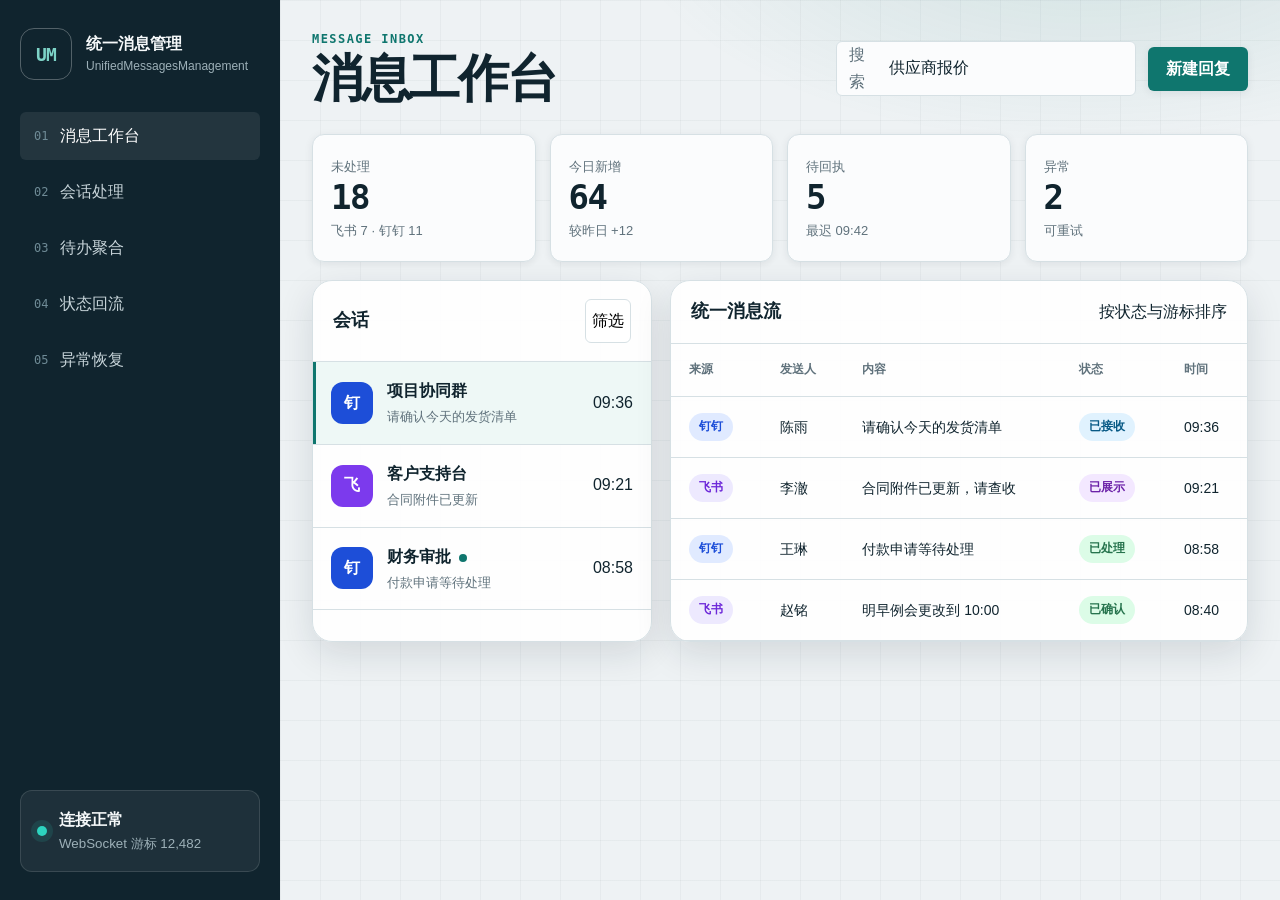
<file: web/prototype/index.html>
<!doctype html>
<html lang="zh-CN">
<head>
  <meta charset="utf-8">
  <meta name="viewport" content="width=device-width, initial-scale=1">
  <title>UnifiedMessagesManagement 初赛原型</title>
  <link rel="stylesheet" href="./styles.css">
</head>
<body>
  <div class="prototype-shell">
    <aside class="sidebar" aria-label="主导航">
      <div class="brand">
        <span class="brand-mark">UM</span>
        <div>
          <strong>统一消息管理</strong>
          <small>UnifiedMessagesManagement</small>
        </div>
      </div>
      <nav class="nav-list">
        <a href="?screen=inbox" class="active"><span>01</span>消息工作台</a>
        <a href="?screen=conversation"><span>02</span>会话处理</a>
        <a href="?screen=todos"><span>03</span>待办聚合</a>
        <a href="?screen=status"><span>04</span>状态回流</a>
        <a href="?screen=failure"><span>05</span>异常恢复</a>
      </nav>
      <div class="connection-card">
        <span class="pulse"></span>
        <div>
          <strong>连接正常</strong>
          <small>WebSocket 游标 12,482</small>
        </div>
      </div>
    </aside>

    <main class="workspace">
      <section class="screen active" data-screen="inbox" aria-labelledby="inbox-title">
        <header class="topbar">
          <div>
            <p class="eyebrow">MESSAGE INBOX</p>
            <h1 id="inbox-title">消息工作台</h1>
          </div>
          <div class="toolbar" role="search">
            <label class="search"><span>搜索</span><input value="供应商报价" aria-label="搜索消息"></label>
            <button class="primary">新建回复</button>
          </div>
        </header>
        <div class="metric-strip reveal">
          <article><span>未处理</span><strong>18</strong><small>飞书 7 · 钉钉 11</small></article>
          <article><span>今日新增</span><strong>64</strong><small>较昨日 +12</small></article>
          <article><span>待回执</span><strong>5</strong><small>最迟 09:42</small></article>
          <article><span>异常</span><strong>2</strong><small>可重试</small></article>
        </div>
        <div class="inbox-layout">
          <section class="panel conversation-list reveal" aria-label="会话列表">
            <div class="panel-title"><h2>会话</h2><button>筛选</button></div>
            <article class="conversation selected">
              <span class="platform dingtalk">钉</span>
              <div><strong>项目协同群</strong><p>请确认今天的发货清单</p></div>
              <time>09:36</time>
            </article>
            <article class="conversation">
              <span class="platform feishu">飞</span>
              <div><strong>客户支持台</strong><p>合同附件已更新</p></div>
              <time>09:21</time>
            </article>
            <article class="conversation unread">
              <span class="platform dingtalk">钉</span>
              <div><strong>财务审批</strong><p>付款申请等待处理</p></div>
              <time>08:58</time>
            </article>
          </section>
          <section class="panel message-table reveal" aria-label="消息列表">
            <div class="panel-title"><h2>统一消息流</h2><span>按状态与游标排序</span></div>
            <table>
              <thead><tr><th>来源</th><th>发送人</th><th>内容</th><th>状态</th><th>时间</th></tr></thead>
              <tbody>
                <tr><td><span class="tag dingtalk">钉钉</span></td><td>陈雨</td><td>请确认今天的发货清单</td><td><span class="status stored">已接收</span></td><td>09:36</td></tr>
                <tr><td><span class="tag feishu">飞书</span></td><td>李澈</td><td>合同附件已更新，请查收</td><td><span class="status displayed">已展示</span></td><td>09:21</td></tr>
                <tr><td><span class="tag dingtalk">钉钉</span></td><td>王琳</td><td>付款申请等待处理</td><td><span class="status processed">已处理</span></td><td>08:58</td></tr>
                <tr><td><span class="tag feishu">飞书</span></td><td>赵铭</td><td>明早例会更改到 10:00</td><td><span class="status confirmed">已确认</span></td><td>08:40</td></tr>
              </tbody>
            </table>
          </section>
        </div>
      </section>

      <section class="screen" data-screen="conversation" aria-labelledby="conversation-title">
        <header class="topbar"><div><p class="eyebrow">CONVERSATION</p><h1 id="conversation-title">会话处理与回复</h1></div><span class="status displayed">已展示</span></header>
        <div class="detail-layout">
          <section class="panel chat-panel reveal">
            <div class="message incoming"><small>陈雨 · 钉钉 · 09:36</small><p>请确认今天的发货清单，供应商需要 11 点前最终版本。</p><span class="status stored">已接收</span></div>
            <div class="message incoming"><small>陈雨 · 钉钉 · 09:39</small><p>附件：发货清单-20261120.xlsx</p><span class="status displayed">已展示</span></div>
            <div class="message outgoing"><small>我 · 统一入口 · 09:41</small><p>收到，我会在 10:30 前核对并回复最终版本。</p><span class="status replying">回复中</span></div>
          </section>
          <aside class="panel action-panel reveal">
            <h2>处理动作</h2>
            <button class="primary full">标记已处理</button>
            <button class="secondary full">生成回复草稿</button>
            <label>回复内容<textarea>收到，我会在 10:30 前核对并回复最终版本。</textarea></label>
            <button class="primary full">发送到钉钉</button>
            <div class="hint">回复受理后进入 replying；平台返回成功后进入 replied。</div>
          </aside>
        </div>
      </section>

      <section class="screen" data-screen="todos" aria-labelledby="todo-title">
        <header class="topbar"><div><p class="eyebrow">TODO CENTER</p><h1 id="todo-title">待办聚合</h1></div><button class="primary">同步待办</button></header>
        <div class="todo-grid reveal">
          <article class="todo-card urgent"><span class="tag dingtalk">钉钉</span><h2>付款申请审批</h2><p>金额 ¥18,400，需今天处理。</p><footer><span>待处理</span><button>处理</button></footer></article>
          <article class="todo-card"><span class="tag feishu">飞书</span><h2>合同用印确认</h2><p>法务已补充最终条款。</p><footer><span>待处理</span><button>处理</button></footer></article>
          <article class="todo-card done"><span class="tag dingtalk">钉钉</span><h2>发货清单复核</h2><p>已完成并回流状态。</p><footer><span>已处理</span><button>查看</button></footer></article>
        </div>
      </section>

      <section class="screen" data-screen="status" aria-labelledby="status-title">
        <header class="topbar"><div><p class="eyebrow">STATUS TRACE</p><h1 id="status-title">状态回流追踪</h1></div><span class="tag">MSG-10482</span></header>
        <section class="panel timeline-panel reveal">
          <ol class="timeline">
            <li class="done"><time>09:36:02</time><strong>received</strong><p>钉钉 Webhook 验签通过。</p></li>
            <li class="done"><time>09:36:03</time><strong>stored</strong><p>事件 ID 去重并入库。</p></li>
            <li class="done"><time>09:36:04</time><strong>displayed</strong><p>WebSocket 推送到统一入口。</p></li>
            <li class="done"><time>09:41:18</time><strong>processed</strong><p>用户完成处理。</p></li>
            <li class="active"><time>09:42:07</time><strong>replied</strong><p>钉钉发送接口返回成功，等待回执。</p></li>
            <li><time>待确认</time><strong>confirmed</strong><p>收到回执或补偿查询成功后进入。</p></li>
          </ol>
        </section>
      </section>

      <section class="screen" data-screen="failure" aria-labelledby="failure-title">
        <header class="topbar"><div><p class="eyebrow">RECOVERY</p><h1 id="failure-title">失败与恢复</h1></div><button class="primary">重新发送</button></header>
        <div class="failure-layout reveal">
          <section class="panel error-panel">
            <span class="error-code">SEND_FAILED</span>
            <h2>钉钉接口返回 429，已暂停直接重发</h2>
            <p>系统将按 0.5s、1s、2s、4s、8s 退避重试，最多 5 次；重试前会先查询平台侧是否已收到，避免重复回复。</p>
            <dl><div><dt>幂等键</dt><dd>reply-10482-7f3a</dd></div><div><dt>下次重试</dt><dd>09:45:30</dd></div><div><dt>当前次数</dt><dd>2 / 5</dd></div></dl>
          </section>
          <section class="panel recovery-steps"><h2>恢复路径</h2><ol><li>保留原回复请求与 outbox 记录</li><li>查询平台发送状态</li><li>确认未送达后按退避重试</li><li>仍失败则进入死信并提示人工补发</li></ol></section>
        </div>
      </section>

      <section class="screen" data-screen="offline" aria-labelledby="offline-title">
        <header class="topbar"><div><p class="eyebrow">OFFLINE</p><h1 id="offline-title">断线补拉</h1></div><span class="status send_failed">连接中断</span></header>
        <section class="panel offline-panel reveal">
          <div class="offline-icon">12,482</div>
          <h2>WebSocket 已断开，正在自动重连</h2>
          <p>页面保留最后游标 12,482。重连后将通过 REST 接口补拉缺失消息，并与实时事件去重。</p>
          <button class="primary">立即重连</button>
        </section>
      </section>

      <section class="screen" data-screen="unauthorized" aria-labelledby="unauthorized-title">
        <header class="topbar"><div><p class="eyebrow">AUTH REQUIRED</p><h1 id="unauthorized-title">未认证拦截</h1></div></header>
        <section class="panel offline-panel reveal">
          <div class="offline-icon">401</div>
          <h2>会话已失效，请重新登录</h2>
          <p>空闲超过 30 分钟后会话自动失效；未认证请求不能访问消息、待办或发送接口。</p>
          <button class="primary">返回登录</button>
        </section>
      </section>

      <section class="screen" data-screen="login" aria-labelledby="login-title">
        <div class="login-layout reveal">
          <section class="login-copy">
            <p class="eyebrow">UNIFIED ACCESS</p>
            <h1 id="login-title">一个入口，处理所有工作消息。</h1>
            <p>统一接收、处理、回复并追踪飞书与钉钉消息状态，让每一次处理都有可回放的证据。</p>
          </section>
          <form class="login-card">
            <h2>登录统一入口</h2>
            <label>账号<input value="liaojunjian" autocomplete="username"></label>
            <label>密码<input type="password" value="password" autocomplete="current-password"></label>
            <button class="primary full" type="button">登录</button>
            <p>会话空闲 30 分钟自动失效</p>
          </form>
        </div>
      </section>
    </main>
  </div>
  <script src="./app.js"></script>
</body>
</html>
</file>
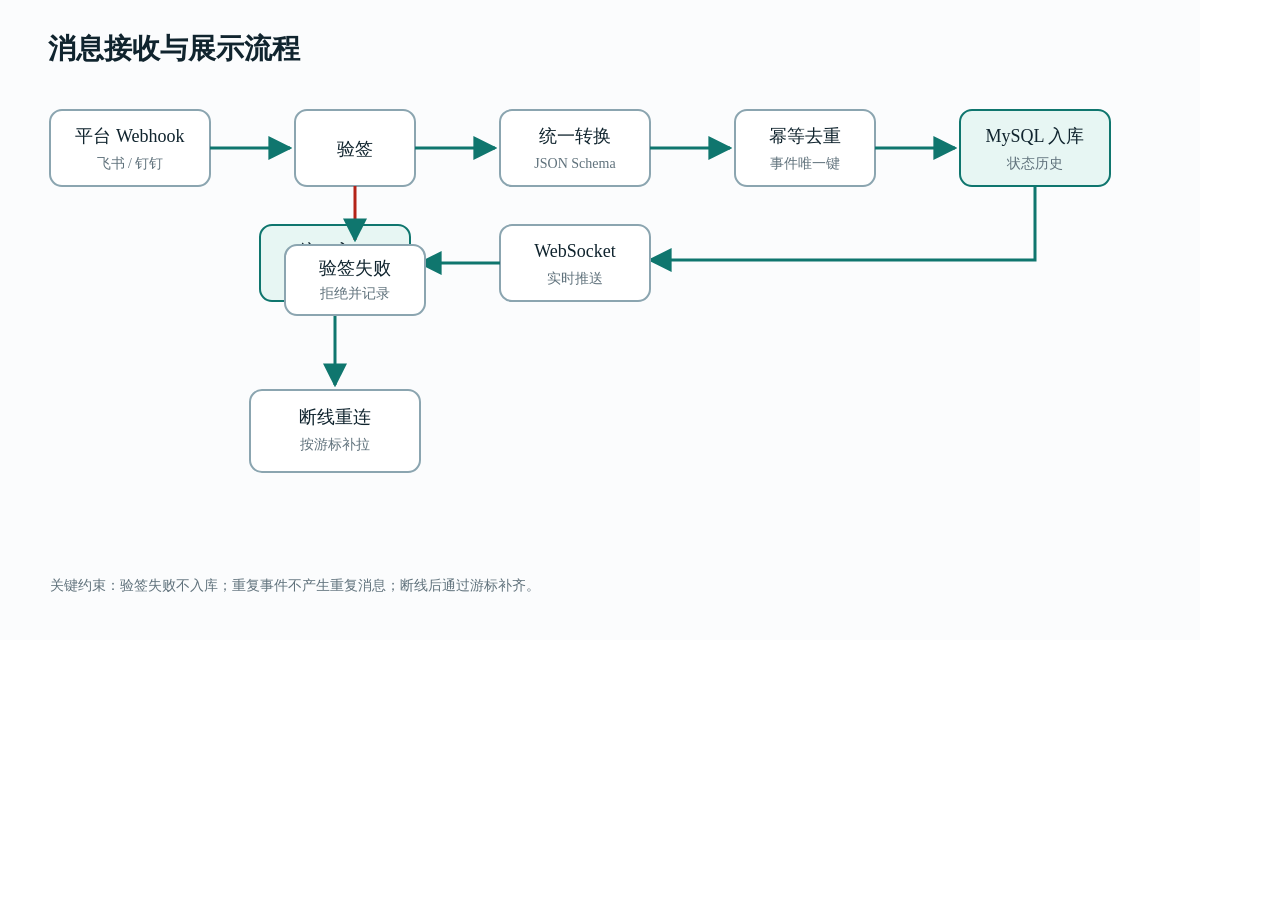
<file: web/prototype/diagrams.html>
<!doctype html>
<html lang="zh-CN">
<head>
<meta charset="utf-8">
<title>提交资料图件</title>
<style>
  body{margin:0;background:#fff;font-family:"Noto Sans SC","Microsoft YaHei",sans-serif;color:#10242e}figure{display:none;margin:0;width:1200px;height:640px}figure.active{display:block}svg{display:block;background:#fbfcfd}.title{font:700 28px "Noto Sans SC";fill:#10242e}.box{fill:#fff;stroke:#8ba5b0;stroke-width:2;rx:12}.box-accent{fill:#e7f6f3;stroke:#0f766e}.text{font:18px "Noto Sans SC";fill:#10242e}.small{font:14px "Noto Sans SC";fill:#60727c}.mono{font:15px "Cascadia Mono",monospace;fill:#10242e}.arrow{stroke:#0f766e;stroke-width:3;fill:none;marker-end:url(#arrow)}.bad{stroke:#b42318}.note{font:14px "Noto Sans SC";fill:#60727c}.lane{fill:#f2f6f7;stroke:#d6e0e4}
</style>
</head>
<body>
<figure data-diagram="receive" class="active"><svg width="1200" height="640" viewBox="0 0 1200 640" xmlns="http://www.w3.org/2000/svg"><defs><marker id="arrow" viewBox="0 0 10 10" refX="9" refY="5" markerWidth="8" markerHeight="8" orient="auto"><path d="M0,0 L10,5 L0,10z" fill="#0f766e"/></marker></defs><text x="48" y="58" class="title">消息接收与展示流程</text><rect x="50" y="110" width="160" height="76" class="box"/><text x="130" y="142" text-anchor="middle" class="text">平台 Webhook</text><text x="130" y="168" text-anchor="middle" class="small">飞书 / 钉钉</text><path d="M210 148 H290" class="arrow"/><rect x="295" y="110" width="120" height="76" class="box"/><text x="355" y="155" text-anchor="middle" class="text">验签</text><path d="M415 148 H495" class="arrow"/><rect x="500" y="110" width="150" height="76" class="box"/><text x="575" y="142" text-anchor="middle" class="text">统一转换</text><text x="575" y="168" text-anchor="middle" class="small">JSON Schema</text><path d="M650 148 H730" class="arrow"/><rect x="735" y="110" width="140" height="76" class="box"/><text x="805" y="142" text-anchor="middle" class="text">幂等去重</text><text x="805" y="168" text-anchor="middle" class="small">事件唯一键</text><path d="M875 148 H955" class="arrow"/><rect x="960" y="110" width="150" height="76" class="box box-accent"/><text x="1035" y="142" text-anchor="middle" class="text">MySQL 入库</text><text x="1035" y="168" text-anchor="middle" class="small">状态历史</text><path d="M1035 186 V260 H650" class="arrow"/><rect x="500" y="225" width="150" height="76" class="box"/><text x="575" y="257" text-anchor="middle" class="text">WebSocket</text><text x="575" y="283" text-anchor="middle" class="small">实时推送</text><path d="M500 263 H420" class="arrow"/><rect x="260" y="225" width="150" height="76" class="box box-accent"/><text x="335" y="257" text-anchor="middle" class="text">统一入口</text><text x="335" y="283" text-anchor="middle" class="small">消息展示</text><path d="M335 301 V385" class="arrow"/><rect x="250" y="390" width="170" height="82" class="box"/><text x="335" y="423" text-anchor="middle" class="text">断线重连</text><text x="335" y="449" text-anchor="middle" class="small">按游标补拉</text><path d="M355 186 V240" class="arrow bad"/><rect x="285" y="245" width="140" height="70" class="box"/><text x="355" y="274" text-anchor="middle" class="text">验签失败</text><text x="355" y="298" text-anchor="middle" class="small">拒绝并记录</text><text x="50" y="590" class="note">关键约束：验签失败不入库；重复事件不产生重复消息；断线后通过游标补齐。</text></svg></figure>
<figure data-diagram="reply"><svg width="1200" height="640" viewBox="0 0 1200 640" xmlns="http://www.w3.org/2000/svg"><defs><marker id="arrow" viewBox="0 0 10 10" refX="9" refY="5" markerWidth="8" markerHeight="8" orient="auto"><path d="M0,0 L10,5 L0,10z" fill="#0f766e"/></marker></defs><text x="48" y="58" class="title">消息处理与回复流程</text><rect x="45" y="120" width="140" height="76" class="box"/><text x="115" y="152" text-anchor="middle" class="text">用户处理</text><text x="115" y="178" text-anchor="middle" class="small">乐观锁</text><path d="M185 158 H260" class="arrow"/><rect x="265" y="120" width="150" height="76" class="box"/><text x="340" y="152" text-anchor="middle" class="text">提交回复</text><text x="340" y="178" text-anchor="middle" class="small">幂等请求 ID</text><path d="M415 158 H490" class="arrow"/><rect x="495" y="120" width="155" height="76" class="box"/><text x="572" y="152" text-anchor="middle" class="text">写入 outbox</text><text x="572" y="178" text-anchor="middle" class="small">同事务保存</text><path d="M650 158 H725" class="arrow"/><rect x="730" y="120" width="140" height="76" class="box box-accent"/><text x="800" y="152" text-anchor="middle" class="text">worker 发送</text><text x="800" y="178" text-anchor="middle" class="small">平台 API</text><path d="M870 158 H945" class="arrow"/><rect x="950" y="120" width="150" height="76" class="box"/><text x="1025" y="152" text-anchor="middle" class="text">平台结果</text><text x="1025" y="178" text-anchor="middle" class="small">成功 / 失败</text><path d="M1025 196 V285 H930" class="arrow"/><rect x="780" y="250" width="145" height="78" class="box"/><text x="852" y="282" text-anchor="middle" class="text">replied</text><text x="852" y="308" text-anchor="middle" class="small">发送成功</text><path d="M780 289 H705" class="arrow"/><rect x="550" y="250" width="150" height="78" class="box box-accent"/><text x="625" y="282" text-anchor="middle" class="text">confirmed</text><text x="625" y="308" text-anchor="middle" class="small">回执 / 补偿查询</text><path d="M550 289 H475" class="arrow"/><rect x="320" y="250" width="150" height="78" class="box"/><text x="395" y="282" text-anchor="middle" class="text">状态回流</text><text x="395" y="308" text-anchor="middle" class="small">WebSocket 推送</text><path d="M800 196 V410" class="arrow bad"/><rect x="710" y="415" width="180" height="88" class="box"/><text x="800" y="448" text-anchor="middle" class="text">send_failed</text><text x="800" y="474" text-anchor="middle" class="small">退避重试 / 人工处理</text><text x="50" y="590" class="note">关键约束：受理只进入 replying；平台发送成功进入 replied；真实回执或补偿查询成功才进入 confirmed。</text></svg></figure>
<figure data-diagram="recovery"><svg width="1200" height="640" viewBox="0 0 1200 640" xmlns="http://www.w3.org/2000/svg"><defs><marker id="arrow" viewBox="0 0 10 10" refX="9" refY="5" markerWidth="8" markerHeight="8" orient="auto"><path d="M0,0 L10,5 L0,10z" fill="#0f766e"/></marker></defs><text x="48" y="58" class="title">异常恢复流程</text><rect x="70" y="110" width="170" height="82" class="box"/><text x="155" y="144" text-anchor="middle" class="text">平台调用失败</text><text x="155" y="170" text-anchor="middle" class="small">超时 / 限流 / 凭证</text><path d="M240 151 H330" class="arrow"/><rect x="335" y="110" width="150" height="82" class="box"/><text x="410" y="144" text-anchor="middle" class="text">记录失败</text><text x="410" y="170" text-anchor="middle" class="small">原因 + 次数</text><path d="M485 151 H575" class="arrow"/><rect x="580" y="110" width="180" height="82" class="box box-accent"/><text x="670" y="144" text-anchor="middle" class="text">查询平台状态</text><text x="670" y="170" text-anchor="middle" class="small">防止重复发送</text><path d="M670 192 V270 H520" class="arrow"/><rect x="350" y="235" width="165" height="82" class="box"/><text x="432" y="269" text-anchor="middle" class="text">未送达</text><text x="432" y="295" text-anchor="middle" class="small">指数退避重发</text><path d="M515 276 H590" class="arrow"/><rect x="595" y="235" width="160" height="82" class="box"/><text x="675" y="269" text-anchor="middle" class="text">超过 5 次</text><text x="675" y="295" text-anchor="middle" class="small">进入 dead</text><path d="M670 192 V270 H820" class="arrow"/><rect x="825" y="235" width="170" height="82" class="box box-accent"/><text x="910" y="269" text-anchor="middle" class="text">已送达</text><text x="910" y="295" text-anchor="middle" class="small">replied / confirmed</text><rect x="390" y="390" width="420" height="110" class="lane"/><text x="600" y="430" text-anchor="middle" class="text">恢复策略</text><text x="600" y="462" text-anchor="middle" class="small">0.5s → 1s → 2s → 4s → 8s，最多 5 次</text><text x="50" y="590" class="note">关键约束：重试前先对账，禁止网络超时后直接盲目重发。</text></svg></figure>
<figure data-diagram="architecture"><svg width="1200" height="640" viewBox="0 0 1200 640" xmlns="http://www.w3.org/2000/svg"><defs><marker id="arrow" viewBox="0 0 10 10" refX="9" refY="5" markerWidth="8" markerHeight="8" orient="auto"><path d="M0,0 L10,5 L0,10z" fill="#0f766e"/></marker></defs><text x="48" y="58" class="title">系统架构图</text><rect x="55" y="130" width="180" height="100" class="box"/><text x="145" y="168" text-anchor="middle" class="text">Vue Web</text><text x="145" y="196" text-anchor="middle" class="small">消息 / 待办 / 状态</text><path d="M235 180 H310" class="arrow"/><rect x="315" y="130" width="140" height="100" class="box"/><text x="385" y="168" text-anchor="middle" class="text">Nginx</text><text x="385" y="196" text-anchor="middle" class="small">反代 + HTTPS</text><path d="M455 180 H530" class="arrow"/><rect x="535" y="110" width="190" height="140" class="box box-accent"/><text x="630" y="150" text-anchor="middle" class="text">FastAPI 核心</text><text x="630" y="178" text-anchor="middle" class="small">REST / WebSocket</text><text x="630" y="204" text-anchor="middle" class="small">验签 / 状态机</text><path d="M725 160 H800" class="arrow"/><rect x="805" y="105" width="150" height="82" class="box"/><text x="880" y="138" text-anchor="middle" class="text">MySQL 8</text><text x="880" y="164" text-anchor="middle" class="small">消息事实源</text><path d="M725 215 H800" class="arrow"/><rect x="805" y="200" width="150" height="82" class="box"/><text x="880" y="233" text-anchor="middle" class="text">Redis 7</text><text x="880" y="259" text-anchor="middle" class="small">会话 / Token</text><path d="M630 250 V330" class="arrow"/><rect x="535" y="335" width="190" height="95" class="box"/><text x="630" y="370" text-anchor="middle" class="text">Outbox Worker</text><text x="630" y="398" text-anchor="middle" class="small">发送 / 重试 / 补偿</text><path d="M725 382 H820" class="arrow"/><rect x="825" y="330" width="220" height="105" class="box"/><text x="935" y="368" text-anchor="middle" class="text">开放平台</text><text x="935" y="396" text-anchor="middle" class="small">飞书 / 钉钉 API</text><path d="M935 330 V270 H725" class="arrow"/><text x="50" y="590" class="note">部署形态：web、api、worker、mysql、redis、nginx 六个 Docker Compose 服务。</text></svg></figure>
<figure data-diagram="er"><svg width="1200" height="640" viewBox="0 0 1200 640" xmlns="http://www.w3.org/2000/svg"><defs><marker id="arrow" viewBox="0 0 10 10" refX="9" refY="5" markerWidth="8" markerHeight="8" orient="auto"><path d="M0,0 L10,5 L0,10z" fill="#0f766e"/></marker></defs><text x="48" y="58" class="title">核心表关系图</text><rect x="60" y="110" width="230" height="130" class="box"/><text x="175" y="142" text-anchor="middle" class="text">platform_accounts</text><text x="175" y="174" text-anchor="middle" class="small">平台应用与凭证引用</text><rect x="430" y="110" width="230" height="130" class="box box-accent"/><text x="545" y="142" text-anchor="middle" class="text">conversations</text><text x="545" y="174" text-anchor="middle" class="small">统一会话</text><path d="M290 175 H430" class="arrow"/><rect x="800" y="95" width="260" height="160" class="box box-accent"/><text x="930" y="130" text-anchor="middle" class="text">messages</text><text x="930" y="160" text-anchor="middle" class="small">统一消息</text><text x="930" y="188" text-anchor="middle" class="small">事件唯一 / 回复幂等 / 版本</text><path d="M660 175 H800" class="arrow"/><rect x="90" y="350" width="230" height="125" class="box"/><text x="205" y="384" text-anchor="middle" class="text">users</text><text x="205" y="414" text-anchor="middle" class="small">统一入口用户</text><rect x="420" y="350" width="250" height="125" class="box"/><text x="545" y="384" text-anchor="middle" class="text">message_status_history</text><text x="545" y="414" text-anchor="middle" class="small">状态流转历史</text><path d="M930 255 V412 H670" class="arrow"/><rect x="780" y="350" width="220" height="125" class="box"/><text x="890" y="384" text-anchor="middle" class="text">attachments</text><text x="890" y="414" text-anchor="middle" class="small">附件元数据</text><path d="M890 350 V255" class="arrow"/><rect x="1020" y="350" width="140" height="125" class="box"/><text x="1090" y="384" text-anchor="middle" class="text">outbox</text><text x="1090" y="414" text-anchor="middle" class="small">发送任务</text><path d="M1060 350 V255" class="arrow"/><text x="50" y="590" class="note">关键约束：消息、状态历史、附件和 outbox 都围绕统一消息记录关联。</text></svg></figure>
<figure data-diagram="state"><svg width="1200" height="640" viewBox="0 0 1200 640" xmlns="http://www.w3.org/2000/svg"><defs><marker id="arrow" viewBox="0 0 10 10" refX="9" refY="5" markerWidth="8" markerHeight="8" orient="auto"><path d="M0,0 L10,5 L0,10z" fill="#0f766e"/></marker></defs><text x="48" y="58" class="title">消息状态机</text><rect x="60" y="140" width="130" height="64" class="box"/><text x="125" y="179" text-anchor="middle" class="mono">received</text><path d="M190 172 H260" class="arrow"/><rect x="265" y="140" width="120" height="64" class="box"/><text x="325" y="179" text-anchor="middle" class="mono">stored</text><path d="M385 172 H455" class="arrow"/><rect x="460" y="140" width="135" height="64" class="box"/><text x="527" y="179" text-anchor="middle" class="mono">displayed</text><path d="M595 172 H665" class="arrow"/><rect x="670" y="140" width="140" height="64" class="box"/><text x="740" y="179" text-anchor="middle" class="mono">processed</text><path d="M810 172 H880" class="arrow"/><rect x="885" y="140" width="125" height="64" class="box box-accent"/><text x="947" y="179" text-anchor="middle" class="mono">replying</text><path d="M947 204 V285" class="arrow"/><rect x="885" y="290" width="125" height="64" class="box"/><text x="947" y="329" text-anchor="middle" class="mono">replied</text><path d="M885 322 H810" class="arrow"/><rect x="680" y="290" width="125" height="64" class="box box-accent"/><text x="742" y="329" text-anchor="middle" class="mono">confirmed</text><path d="M947 204 V425" class="arrow bad"/><rect x="880" y="430" width="150" height="70" class="box"/><text x="955" y="471" text-anchor="middle" class="mono">send_failed</text><path d="M880 465 H760" class="arrow"/><rect x="610" y="430" width="145" height="70" class="box"/><text x="682" y="471" text-anchor="middle" class="mono">dead</text><rect x="260" y="300" width="150" height="70" class="box"/><text x="335" y="341" text-anchor="middle" class="mono">parse_failed</text><path d="M125 204 V335 H260" class="arrow bad"/><rect x="60" y="300" width="120" height="70" class="box"/><text x="120" y="341" text-anchor="middle" class="mono">ignored</text><path d="M125 204 V300" class="arrow bad"/><text x="50" y="590" class="note">关键约束：每次状态变化写入历史；异常状态可重试、可补偿、可归档。</text></svg></figure>
<script>
const key=new URLSearchParams(location.search).get("diagram")||"receive";document.querySelectorAll("figure").forEach(f=>f.classList.toggle("active",f.dataset.diagram===key));
</script>
</body>
</html>
</file>
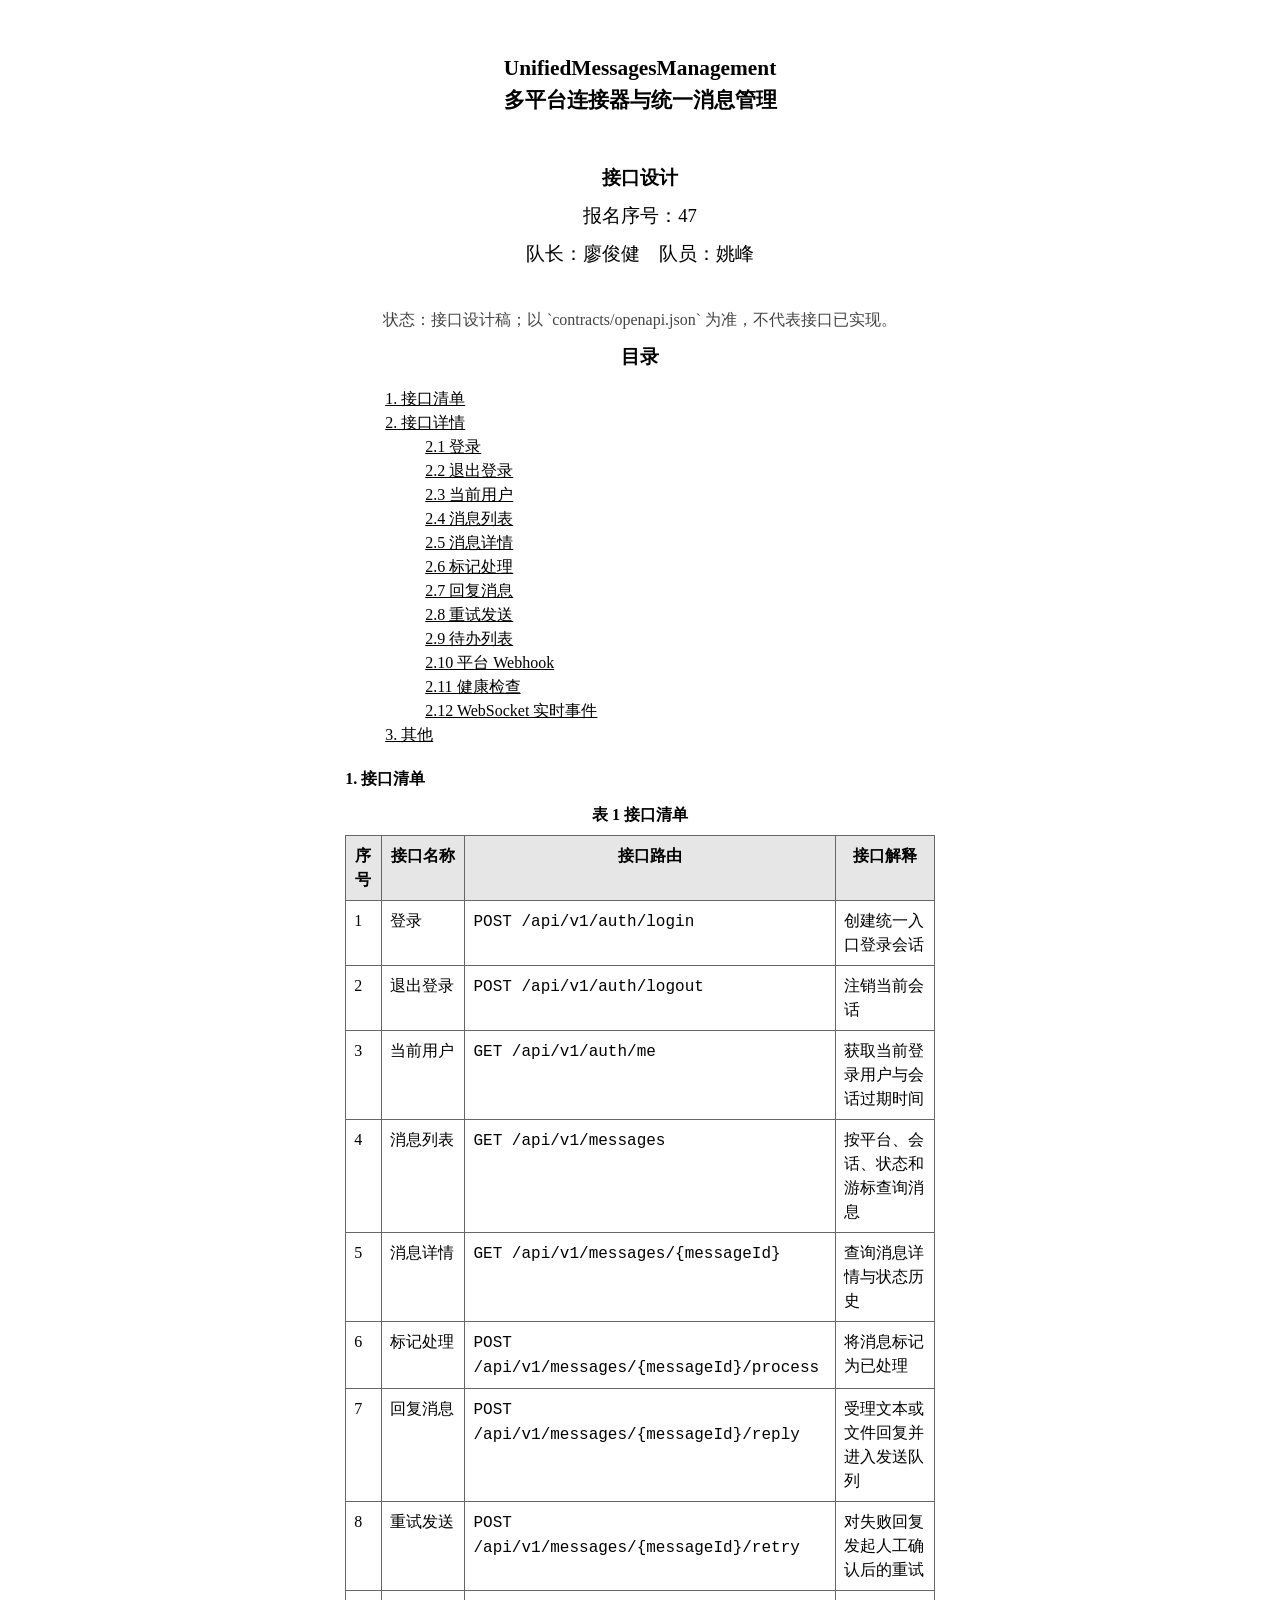
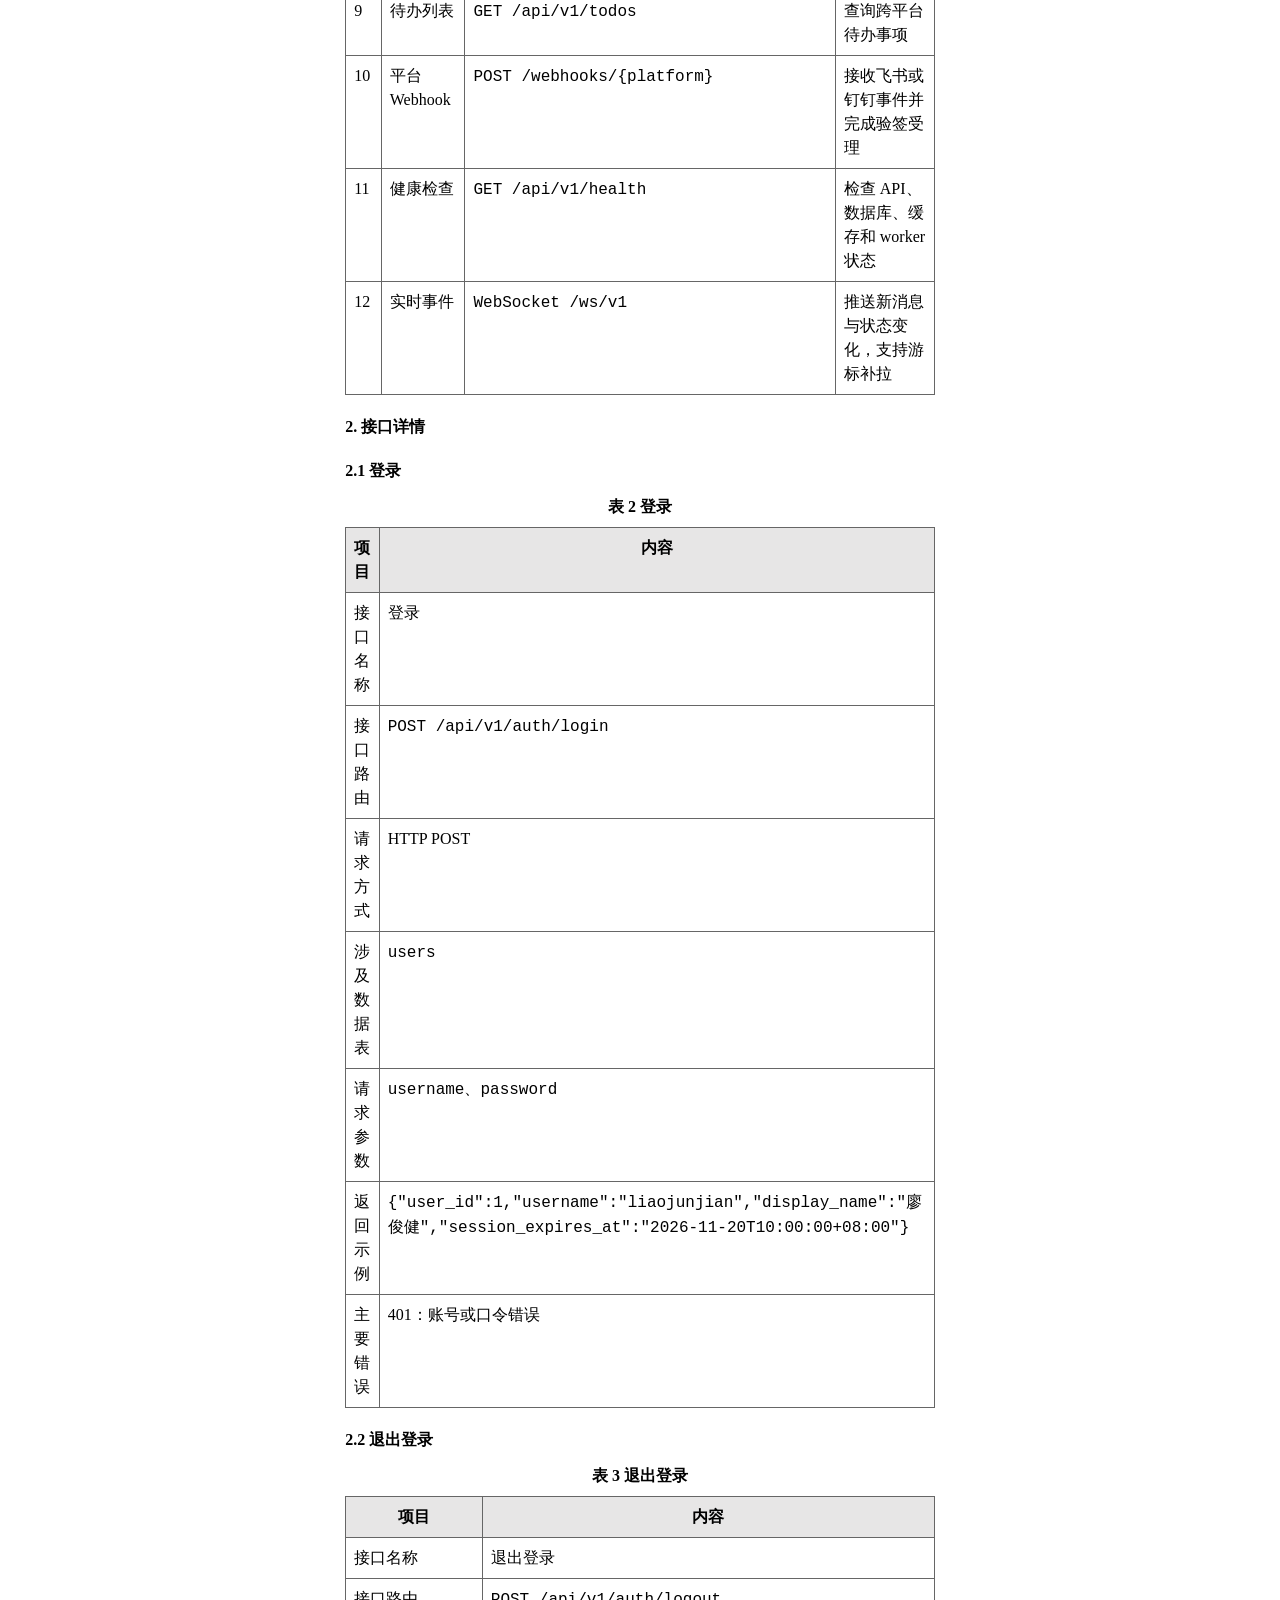
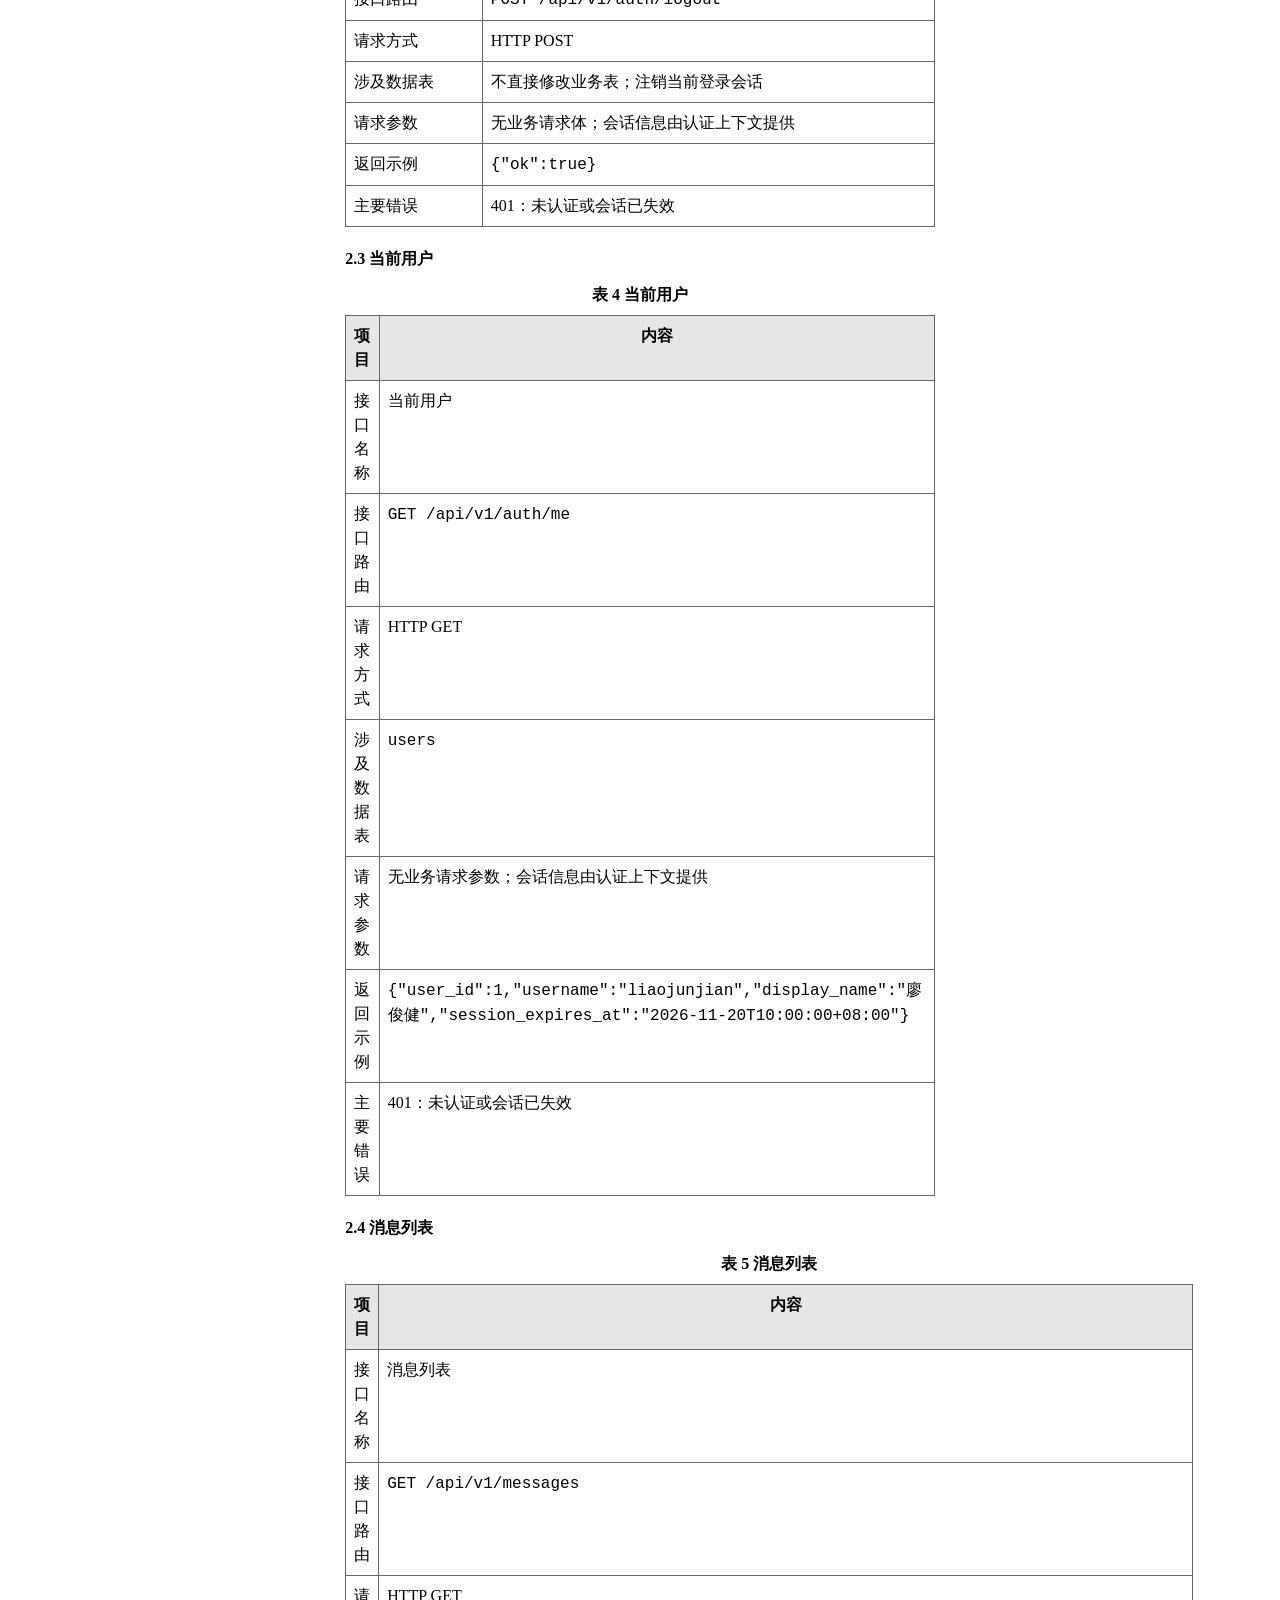
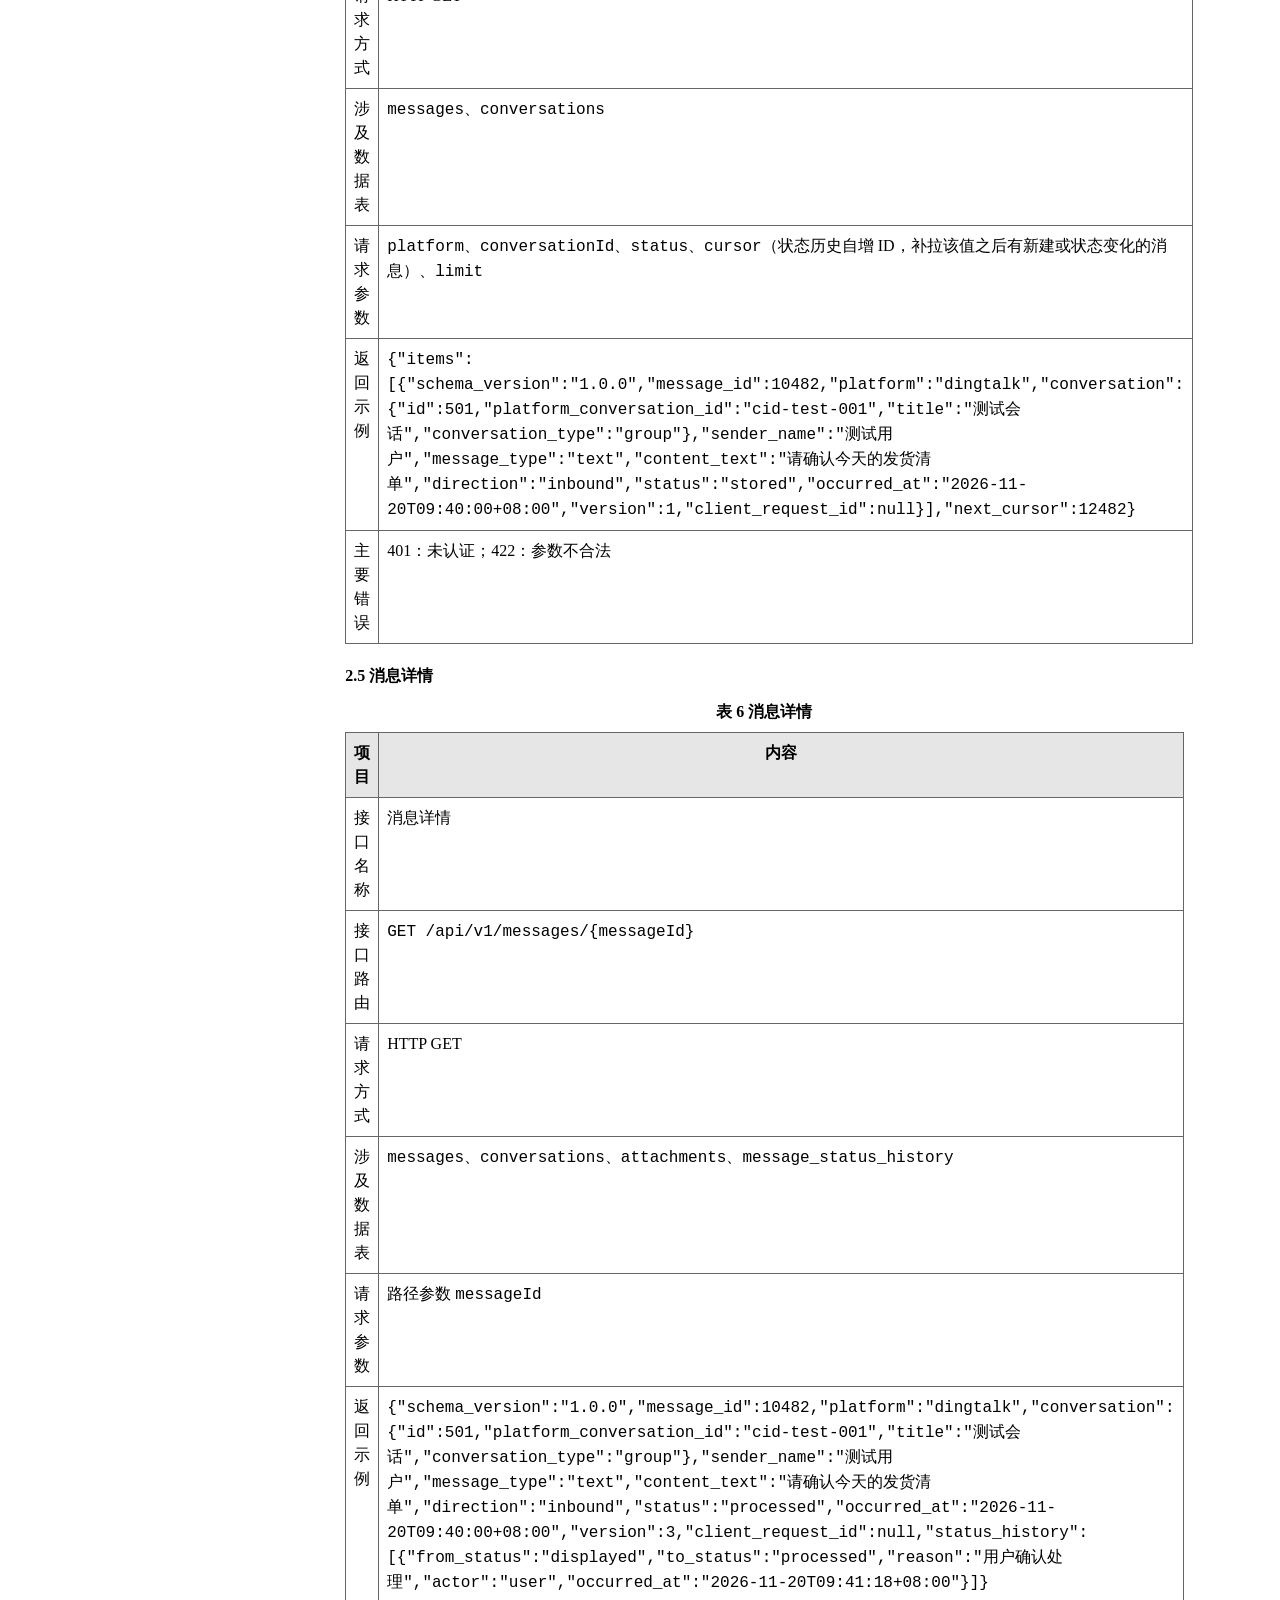
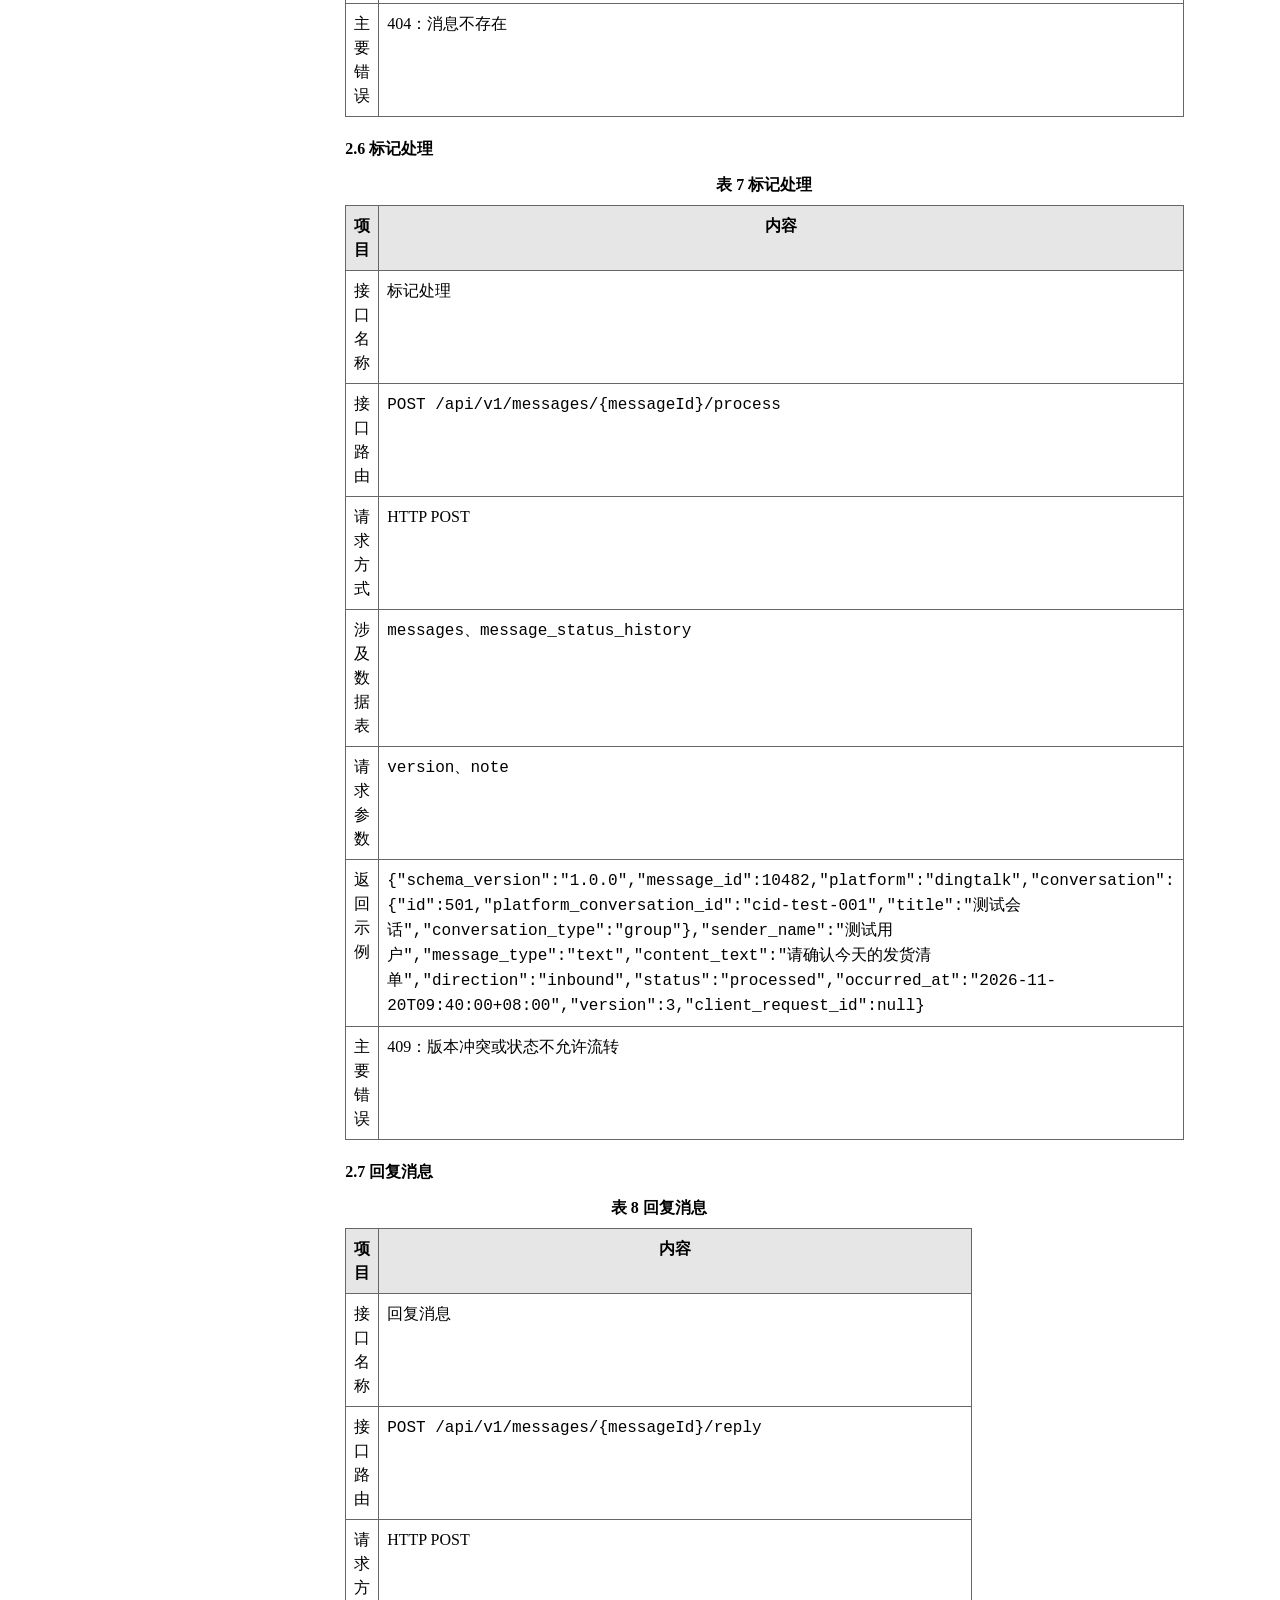
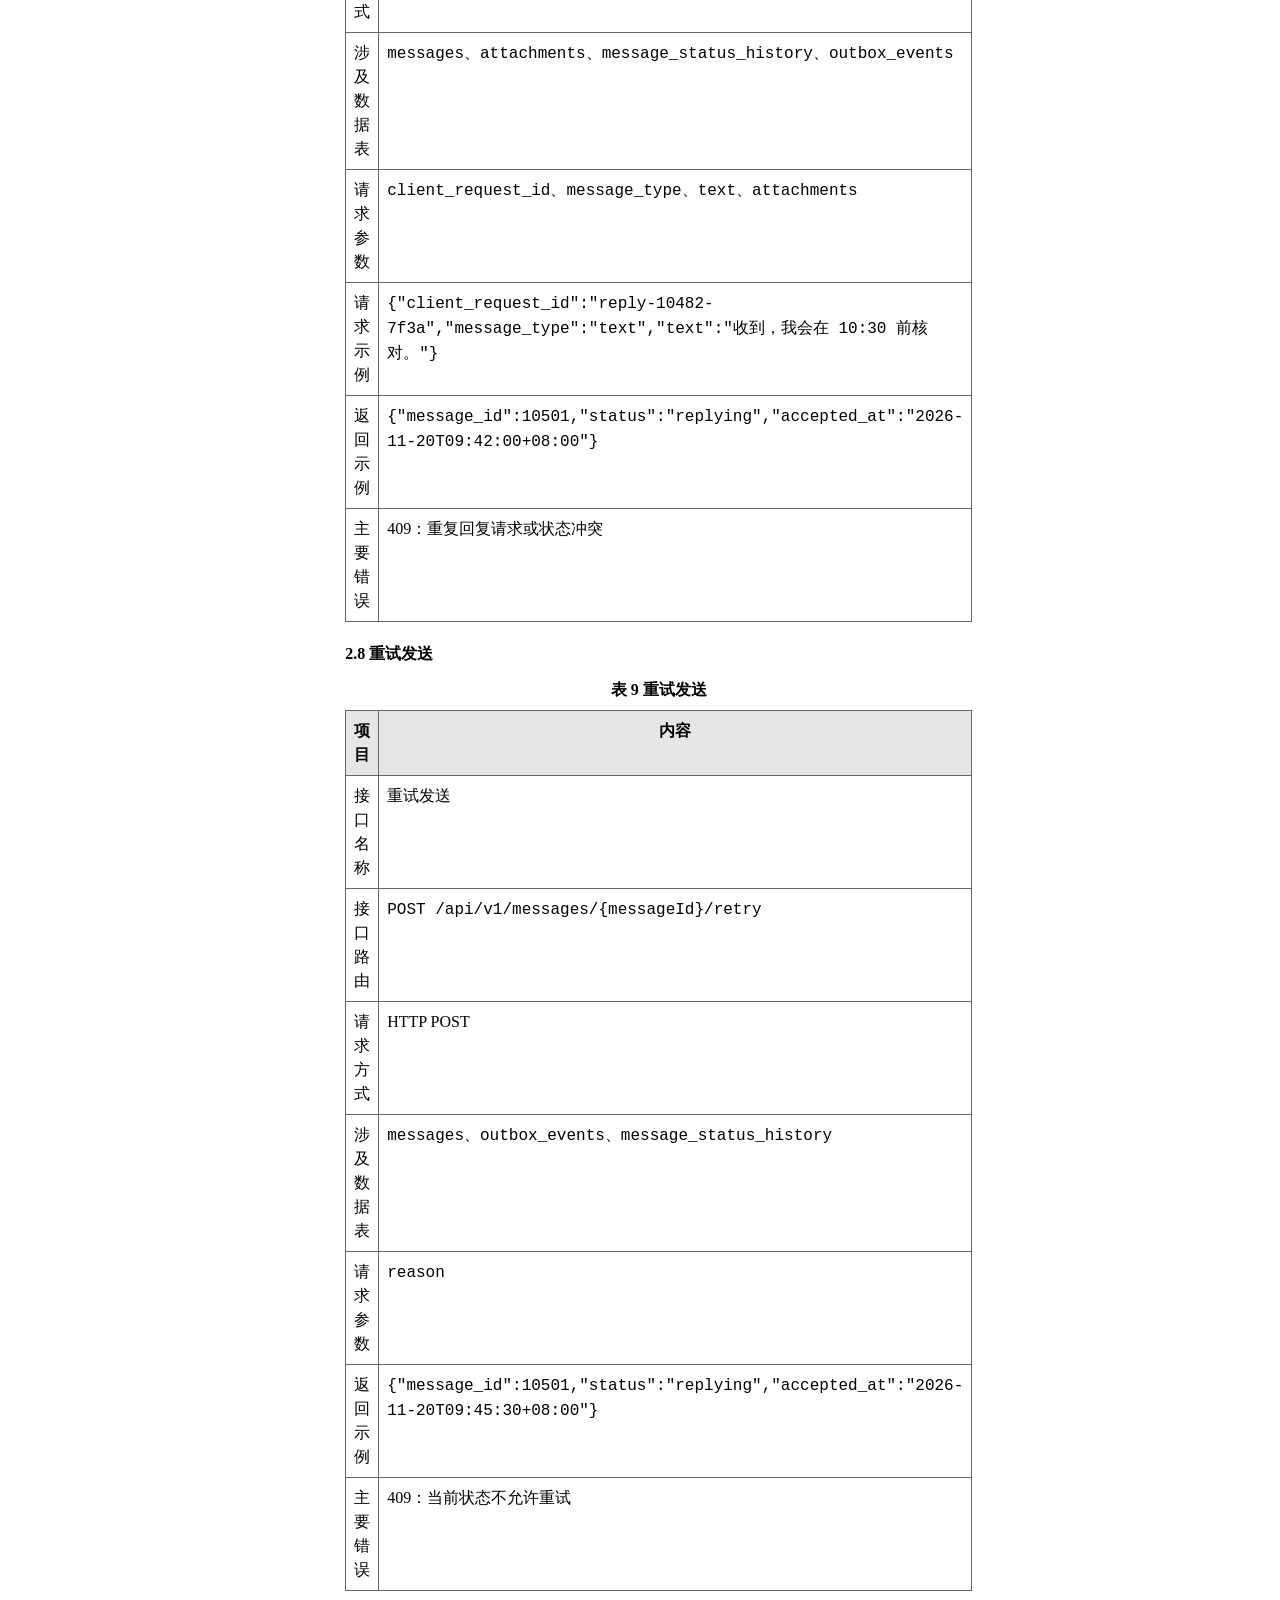
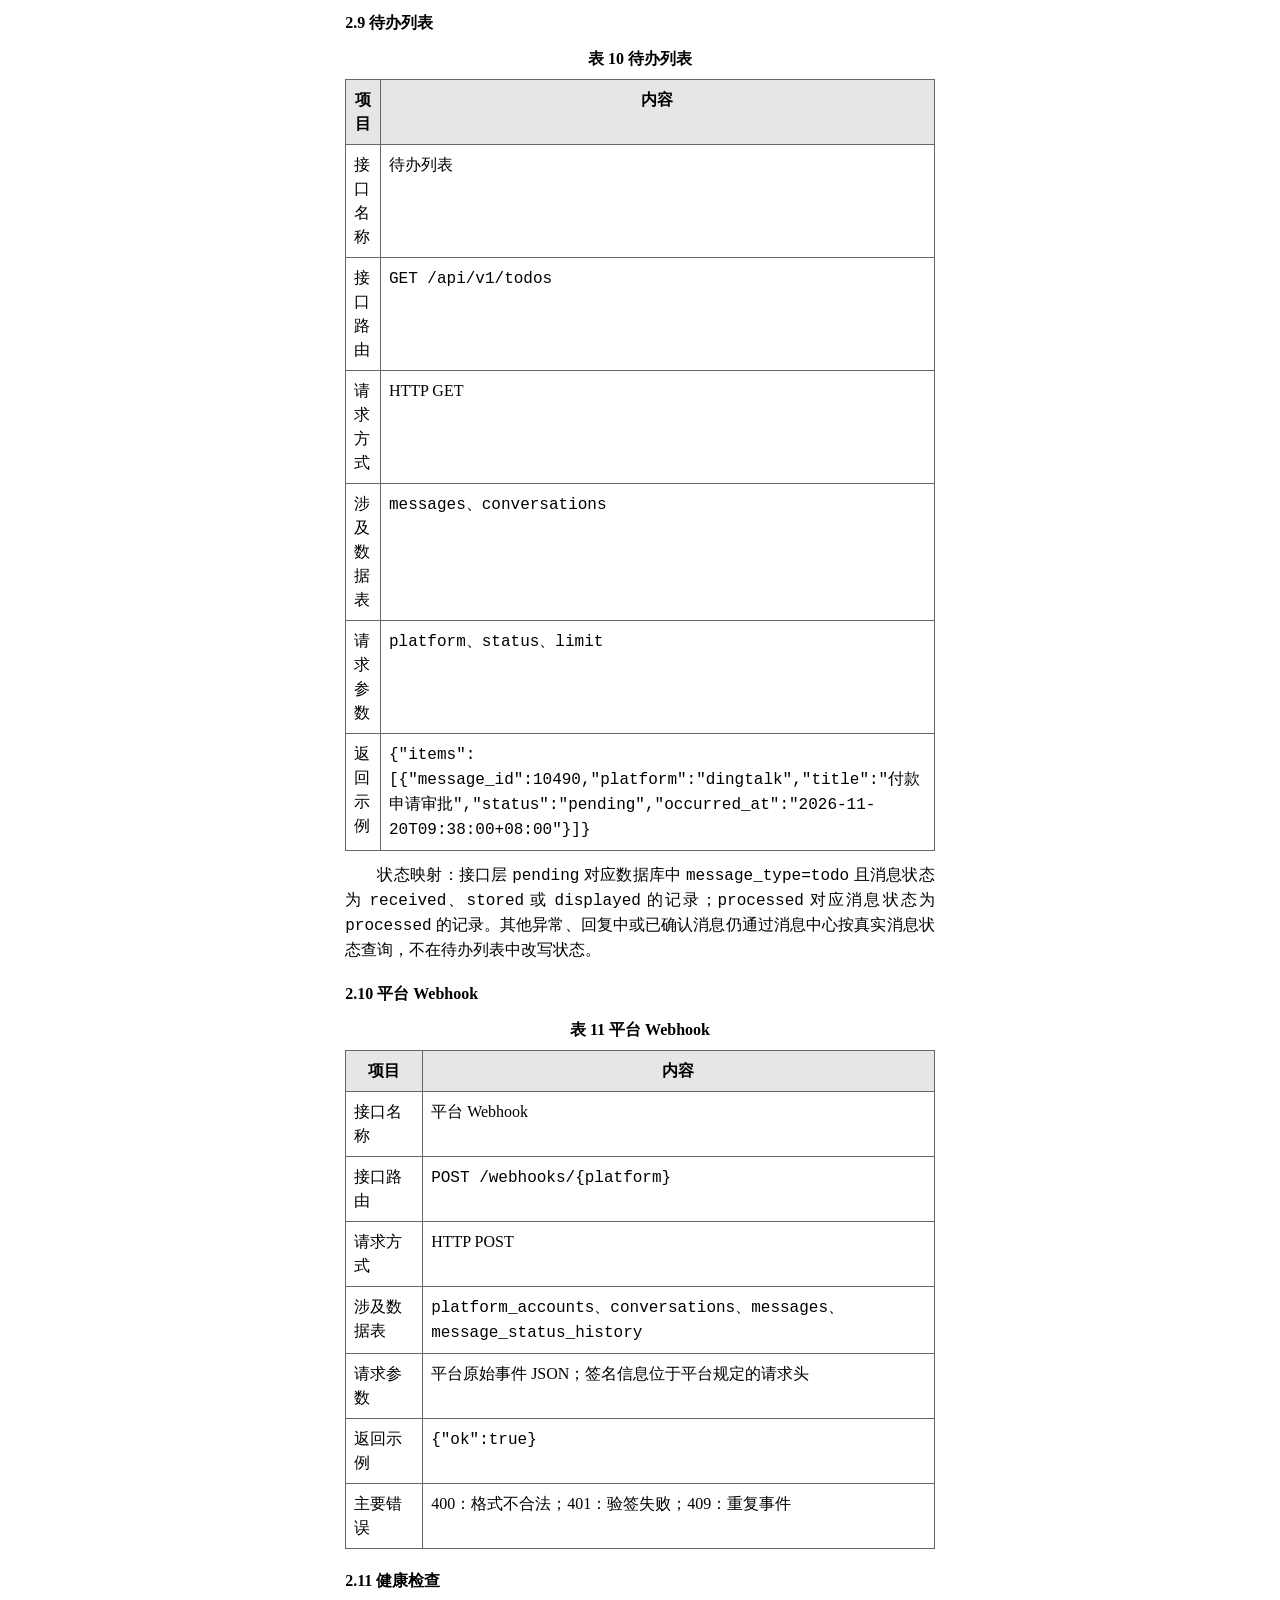
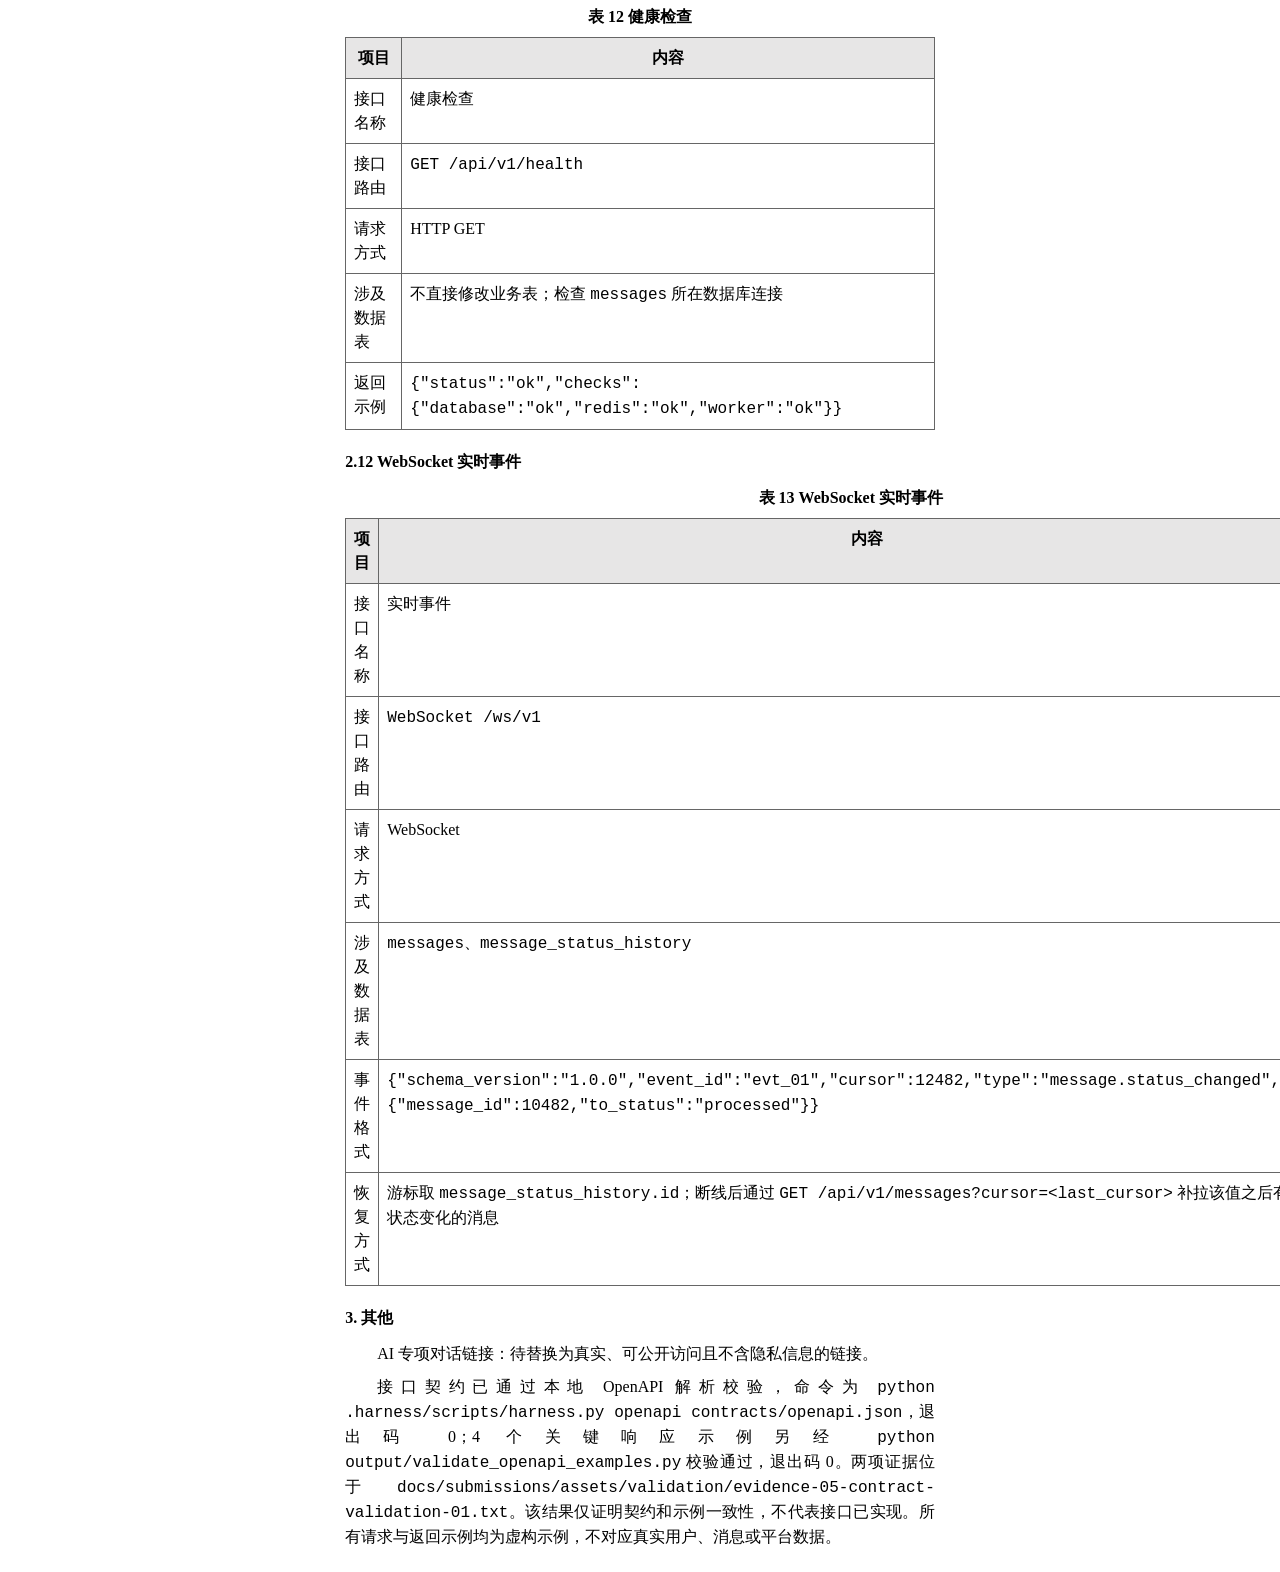
<file: output/submission-04/stage2/formatted-接口设计.html>
<!DOCTYPE html>
<html lang="zh-CN"><head><meta charset="utf-8"><meta name="docx-page-size" content="A4"><title>接口设计</title><style>
:root {
  --ff-body: SimSun, 宋体, serif;
  --ff-heading: SimSun, 宋体, serif;
  --ff-mono: Consolas, monospace;
  --fs-body: 12pt;
  --fs-h1: 12pt;
  --fs-h2: 12pt;
  --fs-h3: 12pt;
  --fs-cover-project: 16pt;
  --fs-cover-title: 14pt;
  --fs-caption: 12pt;
  --lh-body: 1.5;
  --fw-bold: 700;
  --fw-normal: 400;
  --color-text: #000000;
  --color-muted: #444444;
  --color-border: #666666;
  --color-table-header: #E7E6E6;
  --color-background: #FFFFFF;
  --spacing-paragraph: 0.55em;
  --spacing-section: 1.25em;
  --spacing-block: 0.75em;
  --spacing-cover: 2.5em;
  --spacing-image: 0.5em;
  --margin-page: 2.54cm 2.4cm 2.54cm 2.8cm;
  --margin-auto: auto;
  --page-content-width: 15.6cm;
  --border-table: 1px solid var(--color-border);
  --align-center: center;
  --align-justify: justify;
  --align-left: left;
  --indent-body: 2em;
  --indent-none: 0;
  --width-full: 100%;
  --width-image: 100%;
  --weight-normal: normal;
  --style-none: none;
}
@page { margin: var(--margin-page); @bottom-center { content: counter(page); font-family: var(--ff-body); font-size: var(--fs-body); } }
@page cover { @bottom-center { content: none; } }
section[role="cover"] { page: cover; }
body { max-width: var(--page-content-width); margin-left: var(--margin-auto); margin-right: var(--margin-auto); background: var(--color-background); color: var(--color-text); font-family: var(--ff-body); font-size: var(--fs-body); line-height: var(--lh-body); }
p { font-family: var(--ff-body); font-size: var(--fs-body); font-weight: var(--fw-normal); line-height: var(--lh-body); text-align: var(--align-justify); text-indent: var(--indent-body); margin-top: var(--spacing-paragraph); margin-bottom: var(--spacing-paragraph); }
h1, h2, h3 { font-family: var(--ff-heading); color: var(--color-text); font-weight: var(--fw-bold); line-height: var(--lh-body); text-align: var(--align-left); margin-top: var(--spacing-section); margin-bottom: var(--spacing-block); }
h1 { font-size: var(--fs-h1); }
h2 { font-size: var(--fs-h2); }
h3 { font-size: var(--fs-h3); }
.cover-project { font-family: var(--ff-body); font-size: var(--fs-cover-project); font-weight: var(--fw-bold); text-align: var(--align-center); text-indent: var(--indent-none); margin-top: var(--spacing-cover); }
.cover-title { font-family: var(--ff-body); font-size: var(--fs-cover-title); font-weight: var(--fw-bold); text-align: var(--align-center); text-indent: var(--indent-none); margin-top: var(--spacing-cover); }
.cover-meta, .cover-status { font-family: var(--ff-body); font-size: var(--fs-cover-title); font-weight: var(--fw-normal); text-align: var(--align-center); text-indent: var(--indent-none); line-height: var(--lh-body); }
.cover-status { font-size: var(--fs-body); color: var(--color-muted); margin-top: var(--spacing-cover); }
.toc-title { font-family: var(--ff-body); font-size: var(--fs-cover-title); font-weight: var(--fw-bold); text-align: var(--align-center); text-indent: var(--indent-none); }
.toc-list, .toc-list ol, .toc-list ul { list-style: var(--style-none); }
.toc-list li, .toc-list li a { font-family: var(--ff-body); font-size: var(--fs-body); color: var(--color-text); line-height: var(--lh-body); text-indent: var(--indent-none); }
table { width: var(--width-full); border-collapse: collapse; margin-top: var(--spacing-block); margin-bottom: var(--spacing-block); }
caption { font-family: var(--ff-body); font-size: var(--fs-caption); font-weight: var(--fw-bold); text-align: var(--align-center); margin-bottom: var(--spacing-image); }
th, td { border: var(--border-table); font-family: var(--ff-body); font-size: var(--fs-body); line-height: var(--lh-body); color: var(--color-text); text-align: var(--align-left); padding: var(--spacing-image); vertical-align: top; }
th { font-weight: var(--fw-bold); text-align: var(--align-center); background: var(--color-table-header); }
figure { margin-top: var(--spacing-block); margin-bottom: var(--spacing-block); }
figure p, figcaption p { text-align: var(--align-center); text-indent: var(--indent-none); font-family: var(--ff-body); font-size: var(--fs-caption); }
img { max-width: var(--width-image); }
ul, ol { font-family: var(--ff-body); font-size: var(--fs-body); line-height: var(--lh-body); }
li { font-family: var(--ff-body); font-size: var(--fs-body); line-height: var(--lh-body); color: var(--color-text); }
code { font-family: var(--ff-mono); font-size: var(--fs-body); }
pre { font-family: var(--ff-mono); font-size: var(--fs-body); line-height: var(--lh-body); white-space: pre-wrap; text-align: var(--align-left); }
pre code { font-family: var(--ff-mono); font-size: var(--fs-body); }
</style></head>
<body>
<section role="cover">
<p class="cover-project">UnifiedMessagesManagement<br>多平台连接器与统一消息管理</p>
<p class="cover-title">接口设计</p>
<p class="cover-meta">报名序号：47</p>
<p class="cover-meta">队长：廖俊健　队员：姚峰</p>
<p class="cover-status">状态：接口设计稿；以 `contracts/openapi.json` 为准，不代表接口已实现。</p>
</section>
<section role="cover"><nav class="doc-toc" aria-label="文档目录"><p class="toc-title">目录</p><ol class="toc-list"><li><a href="#section-1">1. 接口清单</a></li><li><a href="#section-2">2. 接口详情</a><ol><li><a href="#section-2-1">2.1 登录</a></li><li><a href="#section-2-2">2.2 退出登录</a></li><li><a href="#section-2-3">2.3 当前用户</a></li><li><a href="#section-2-4">2.4 消息列表</a></li><li><a href="#section-2-5">2.5 消息详情</a></li><li><a href="#section-2-6">2.6 标记处理</a></li><li><a href="#section-2-7">2.7 回复消息</a></li><li><a href="#section-2-8">2.8 重试发送</a></li><li><a href="#section-2-9">2.9 待办列表</a></li><li><a href="#section-2-10">2.10 平台 Webhook</a></li><li><a href="#section-2-11">2.11 健康检查</a></li><li><a href="#section-2-12">2.12 WebSocket 实时事件</a></li></ol></li><li><a href="#section-3">3. 其他</a></li></ol></nav></section>
<section role="body" data-page-restart="1"><h1 id="section-1">1. 接口清单</h1><table><caption>表 1 接口清单</caption><thead><tr><th>序号</th><th>接口名称</th><th>接口路由</th><th>接口解释</th></tr></thead><tbody><tr><td>1</td><td>登录</td><td><code>POST /api/v1/auth/login</code></td><td>创建统一入口登录会话</td></tr><tr><td>2</td><td>退出登录</td><td><code>POST /api/v1/auth/logout</code></td><td>注销当前会话</td></tr><tr><td>3</td><td>当前用户</td><td><code>GET /api/v1/auth/me</code></td><td>获取当前登录用户与会话过期时间</td></tr><tr><td>4</td><td>消息列表</td><td><code>GET /api/v1/messages</code></td><td>按平台、会话、状态和游标查询消息</td></tr><tr><td>5</td><td>消息详情</td><td><code>GET /api/v1/messages/{messageId}</code></td><td>查询消息详情与状态历史</td></tr><tr><td>6</td><td>标记处理</td><td><code>POST /api/v1/messages/{messageId}/process</code></td><td>将消息标记为已处理</td></tr><tr><td>7</td><td>回复消息</td><td><code>POST /api/v1/messages/{messageId}/reply</code></td><td>受理文本或文件回复并进入发送队列</td></tr><tr><td>8</td><td>重试发送</td><td><code>POST /api/v1/messages/{messageId}/retry</code></td><td>对失败回复发起人工确认后的重试</td></tr><tr><td>9</td><td>待办列表</td><td><code>GET /api/v1/todos</code></td><td>查询跨平台待办事项</td></tr><tr><td>10</td><td>平台 Webhook</td><td><code>POST /webhooks/{platform}</code></td><td>接收飞书或钉钉事件并完成验签受理</td></tr><tr><td>11</td><td>健康检查</td><td><code>GET /api/v1/health</code></td><td>检查 API、数据库、缓存和 worker 状态</td></tr><tr><td>12</td><td>实时事件</td><td><code>WebSocket /ws/v1</code></td><td>推送新消息与状态变化，支持游标补拉</td></tr></tbody></table><h1 id="section-2">2. 接口详情</h1><h2 id="section-2-1">2.1 登录</h2><table><caption>表 2 登录</caption><thead><tr><th>项目</th><th>内容</th></tr></thead><tbody><tr><td>接口名称</td><td>登录</td></tr><tr><td>接口路由</td><td><code>POST /api/v1/auth/login</code></td></tr><tr><td>请求方式</td><td>HTTP POST</td></tr><tr><td>涉及数据表</td><td><code>users</code></td></tr><tr><td>请求参数</td><td><code>username</code>、<code>password</code></td></tr><tr><td>返回示例</td><td><code>{&quot;user_id&quot;:1,&quot;username&quot;:&quot;liaojunjian&quot;,&quot;display_name&quot;:&quot;廖俊健&quot;,&quot;session_expires_at&quot;:&quot;2026-11-20T10:00:00+08:00&quot;}</code></td></tr><tr><td>主要错误</td><td>401：账号或口令错误</td></tr></tbody></table><h2 id="section-2-2">2.2 退出登录</h2><table><caption>表 3 退出登录</caption><thead><tr><th>项目</th><th>内容</th></tr></thead><tbody><tr><td>接口名称</td><td>退出登录</td></tr><tr><td>接口路由</td><td><code>POST /api/v1/auth/logout</code></td></tr><tr><td>请求方式</td><td>HTTP POST</td></tr><tr><td>涉及数据表</td><td>不直接修改业务表；注销当前登录会话</td></tr><tr><td>请求参数</td><td>无业务请求体；会话信息由认证上下文提供</td></tr><tr><td>返回示例</td><td><code>{&quot;ok&quot;:true}</code></td></tr><tr><td>主要错误</td><td>401：未认证或会话已失效</td></tr></tbody></table><h2 id="section-2-3">2.3 当前用户</h2><table><caption>表 4 当前用户</caption><thead><tr><th>项目</th><th>内容</th></tr></thead><tbody><tr><td>接口名称</td><td>当前用户</td></tr><tr><td>接口路由</td><td><code>GET /api/v1/auth/me</code></td></tr><tr><td>请求方式</td><td>HTTP GET</td></tr><tr><td>涉及数据表</td><td><code>users</code></td></tr><tr><td>请求参数</td><td>无业务请求参数；会话信息由认证上下文提供</td></tr><tr><td>返回示例</td><td><code>{&quot;user_id&quot;:1,&quot;username&quot;:&quot;liaojunjian&quot;,&quot;display_name&quot;:&quot;廖俊健&quot;,&quot;session_expires_at&quot;:&quot;2026-11-20T10:00:00+08:00&quot;}</code></td></tr><tr><td>主要错误</td><td>401：未认证或会话已失效</td></tr></tbody></table><h2 id="section-2-4">2.4 消息列表</h2><table><caption>表 5 消息列表</caption><thead><tr><th>项目</th><th>内容</th></tr></thead><tbody><tr><td>接口名称</td><td>消息列表</td></tr><tr><td>接口路由</td><td><code>GET /api/v1/messages</code></td></tr><tr><td>请求方式</td><td>HTTP GET</td></tr><tr><td>涉及数据表</td><td><code>messages</code>、<code>conversations</code></td></tr><tr><td>请求参数</td><td><code>platform</code>、<code>conversationId</code>、<code>status</code>、<code>cursor</code>（状态历史自增 ID，补拉该值之后有新建或状态变化的消息）、<code>limit</code></td></tr><tr><td>返回示例</td><td><code>{&quot;items&quot;:[{&quot;schema_version&quot;:&quot;1.0.0&quot;,&quot;message_id&quot;:10482,&quot;platform&quot;:&quot;dingtalk&quot;,&quot;conversation&quot;:{&quot;id&quot;:501,&quot;platform_conversation_id&quot;:&quot;cid-test-001&quot;,&quot;title&quot;:&quot;测试会话&quot;,&quot;conversation_type&quot;:&quot;group&quot;},&quot;sender_name&quot;:&quot;测试用户&quot;,&quot;message_type&quot;:&quot;text&quot;,&quot;content_text&quot;:&quot;请确认今天的发货清单&quot;,&quot;direction&quot;:&quot;inbound&quot;,&quot;status&quot;:&quot;stored&quot;,&quot;occurred_at&quot;:&quot;2026-11-20T09:40:00+08:00&quot;,&quot;version&quot;:1,&quot;client_request_id&quot;:null}],&quot;next_cursor&quot;:12482}</code></td></tr><tr><td>主要错误</td><td>401：未认证；422：参数不合法</td></tr></tbody></table><h2 id="section-2-5">2.5 消息详情</h2><table><caption>表 6 消息详情</caption><thead><tr><th>项目</th><th>内容</th></tr></thead><tbody><tr><td>接口名称</td><td>消息详情</td></tr><tr><td>接口路由</td><td><code>GET /api/v1/messages/{messageId}</code></td></tr><tr><td>请求方式</td><td>HTTP GET</td></tr><tr><td>涉及数据表</td><td><code>messages</code>、<code>conversations</code>、<code>attachments</code>、<code>message_status_history</code></td></tr><tr><td>请求参数</td><td>路径参数 <code>messageId</code></td></tr><tr><td>返回示例</td><td><code>{&quot;schema_version&quot;:&quot;1.0.0&quot;,&quot;message_id&quot;:10482,&quot;platform&quot;:&quot;dingtalk&quot;,&quot;conversation&quot;:{&quot;id&quot;:501,&quot;platform_conversation_id&quot;:&quot;cid-test-001&quot;,&quot;title&quot;:&quot;测试会话&quot;,&quot;conversation_type&quot;:&quot;group&quot;},&quot;sender_name&quot;:&quot;测试用户&quot;,&quot;message_type&quot;:&quot;text&quot;,&quot;content_text&quot;:&quot;请确认今天的发货清单&quot;,&quot;direction&quot;:&quot;inbound&quot;,&quot;status&quot;:&quot;processed&quot;,&quot;occurred_at&quot;:&quot;2026-11-20T09:40:00+08:00&quot;,&quot;version&quot;:3,&quot;client_request_id&quot;:null,&quot;status_history&quot;:[{&quot;from_status&quot;:&quot;displayed&quot;,&quot;to_status&quot;:&quot;processed&quot;,&quot;reason&quot;:&quot;用户确认处理&quot;,&quot;actor&quot;:&quot;user&quot;,&quot;occurred_at&quot;:&quot;2026-11-20T09:41:18+08:00&quot;}]}</code></td></tr><tr><td>主要错误</td><td>404：消息不存在</td></tr></tbody></table><h2 id="section-2-6">2.6 标记处理</h2><table><caption>表 7 标记处理</caption><thead><tr><th>项目</th><th>内容</th></tr></thead><tbody><tr><td>接口名称</td><td>标记处理</td></tr><tr><td>接口路由</td><td><code>POST /api/v1/messages/{messageId}/process</code></td></tr><tr><td>请求方式</td><td>HTTP POST</td></tr><tr><td>涉及数据表</td><td><code>messages</code>、<code>message_status_history</code></td></tr><tr><td>请求参数</td><td><code>version</code>、<code>note</code></td></tr><tr><td>返回示例</td><td><code>{&quot;schema_version&quot;:&quot;1.0.0&quot;,&quot;message_id&quot;:10482,&quot;platform&quot;:&quot;dingtalk&quot;,&quot;conversation&quot;:{&quot;id&quot;:501,&quot;platform_conversation_id&quot;:&quot;cid-test-001&quot;,&quot;title&quot;:&quot;测试会话&quot;,&quot;conversation_type&quot;:&quot;group&quot;},&quot;sender_name&quot;:&quot;测试用户&quot;,&quot;message_type&quot;:&quot;text&quot;,&quot;content_text&quot;:&quot;请确认今天的发货清单&quot;,&quot;direction&quot;:&quot;inbound&quot;,&quot;status&quot;:&quot;processed&quot;,&quot;occurred_at&quot;:&quot;2026-11-20T09:40:00+08:00&quot;,&quot;version&quot;:3,&quot;client_request_id&quot;:null}</code></td></tr><tr><td>主要错误</td><td>409：版本冲突或状态不允许流转</td></tr></tbody></table><h2 id="section-2-7">2.7 回复消息</h2><table><caption>表 8 回复消息</caption><thead><tr><th>项目</th><th>内容</th></tr></thead><tbody><tr><td>接口名称</td><td>回复消息</td></tr><tr><td>接口路由</td><td><code>POST /api/v1/messages/{messageId}/reply</code></td></tr><tr><td>请求方式</td><td>HTTP POST</td></tr><tr><td>涉及数据表</td><td><code>messages</code>、<code>attachments</code>、<code>message_status_history</code>、<code>outbox_events</code></td></tr><tr><td>请求参数</td><td><code>client_request_id</code>、<code>message_type</code>、<code>text</code>、<code>attachments</code></td></tr><tr><td>请求示例</td><td><code>{&quot;client_request_id&quot;:&quot;reply-10482-7f3a&quot;,&quot;message_type&quot;:&quot;text&quot;,&quot;text&quot;:&quot;收到，我会在 10:30 前核对。&quot;}</code></td></tr><tr><td>返回示例</td><td><code>{&quot;message_id&quot;:10501,&quot;status&quot;:&quot;replying&quot;,&quot;accepted_at&quot;:&quot;2026-11-20T09:42:00+08:00&quot;}</code></td></tr><tr><td>主要错误</td><td>409：重复回复请求或状态冲突</td></tr></tbody></table><h2 id="section-2-8">2.8 重试发送</h2><table><caption>表 9 重试发送</caption><thead><tr><th>项目</th><th>内容</th></tr></thead><tbody><tr><td>接口名称</td><td>重试发送</td></tr><tr><td>接口路由</td><td><code>POST /api/v1/messages/{messageId}/retry</code></td></tr><tr><td>请求方式</td><td>HTTP POST</td></tr><tr><td>涉及数据表</td><td><code>messages</code>、<code>outbox_events</code>、<code>message_status_history</code></td></tr><tr><td>请求参数</td><td><code>reason</code></td></tr><tr><td>返回示例</td><td><code>{&quot;message_id&quot;:10501,&quot;status&quot;:&quot;replying&quot;,&quot;accepted_at&quot;:&quot;2026-11-20T09:45:30+08:00&quot;}</code></td></tr><tr><td>主要错误</td><td>409：当前状态不允许重试</td></tr></tbody></table><h2 id="section-2-9">2.9 待办列表</h2><table><caption>表 10 待办列表</caption><thead><tr><th>项目</th><th>内容</th></tr></thead><tbody><tr><td>接口名称</td><td>待办列表</td></tr><tr><td>接口路由</td><td><code>GET /api/v1/todos</code></td></tr><tr><td>请求方式</td><td>HTTP GET</td></tr><tr><td>涉及数据表</td><td><code>messages</code>、<code>conversations</code></td></tr><tr><td>请求参数</td><td><code>platform</code>、<code>status</code>、<code>limit</code></td></tr><tr><td>返回示例</td><td><code>{&quot;items&quot;:[{&quot;message_id&quot;:10490,&quot;platform&quot;:&quot;dingtalk&quot;,&quot;title&quot;:&quot;付款申请审批&quot;,&quot;status&quot;:&quot;pending&quot;,&quot;occurred_at&quot;:&quot;2026-11-20T09:38:00+08:00&quot;}]}</code></td></tr></tbody></table><p>状态映射：接口层 <code>pending</code> 对应数据库中 <code>message_type=todo</code> 且消息状态为 <code>received</code>、<code>stored</code> 或 <code>displayed</code> 的记录；<code>processed</code> 对应消息状态为 <code>processed</code> 的记录。其他异常、回复中或已确认消息仍通过消息中心按真实消息状态查询，不在待办列表中改写状态。</p><h2 id="section-2-10">2.10 平台 Webhook</h2><table><caption>表 11 平台 Webhook</caption><thead><tr><th>项目</th><th>内容</th></tr></thead><tbody><tr><td>接口名称</td><td>平台 Webhook</td></tr><tr><td>接口路由</td><td><code>POST /webhooks/{platform}</code></td></tr><tr><td>请求方式</td><td>HTTP POST</td></tr><tr><td>涉及数据表</td><td><code>platform_accounts</code>、<code>conversations</code>、<code>messages</code>、<code>message_status_history</code></td></tr><tr><td>请求参数</td><td>平台原始事件 JSON；签名信息位于平台规定的请求头</td></tr><tr><td>返回示例</td><td><code>{&quot;ok&quot;:true}</code></td></tr><tr><td>主要错误</td><td>400：格式不合法；401：验签失败；409：重复事件</td></tr></tbody></table><h2 id="section-2-11">2.11 健康检查</h2><table><caption>表 12 健康检查</caption><thead><tr><th>项目</th><th>内容</th></tr></thead><tbody><tr><td>接口名称</td><td>健康检查</td></tr><tr><td>接口路由</td><td><code>GET /api/v1/health</code></td></tr><tr><td>请求方式</td><td>HTTP GET</td></tr><tr><td>涉及数据表</td><td>不直接修改业务表；检查 <code>messages</code> 所在数据库连接</td></tr><tr><td>返回示例</td><td><code>{&quot;status&quot;:&quot;ok&quot;,&quot;checks&quot;:{&quot;database&quot;:&quot;ok&quot;,&quot;redis&quot;:&quot;ok&quot;,&quot;worker&quot;:&quot;ok&quot;}}</code></td></tr></tbody></table><h2 id="section-2-12">2.12 WebSocket 实时事件</h2><table><caption>表 13 WebSocket 实时事件</caption><thead><tr><th>项目</th><th>内容</th></tr></thead><tbody><tr><td>接口名称</td><td>实时事件</td></tr><tr><td>接口路由</td><td><code>WebSocket /ws/v1</code></td></tr><tr><td>请求方式</td><td>WebSocket</td></tr><tr><td>涉及数据表</td><td><code>messages</code>、<code>message_status_history</code></td></tr><tr><td>事件格式</td><td><code>{&quot;schema_version&quot;:&quot;1.0.0&quot;,&quot;event_id&quot;:&quot;evt_01&quot;,&quot;cursor&quot;:12482,&quot;type&quot;:&quot;message.status_changed&quot;,&quot;data&quot;:{&quot;message_id&quot;:10482,&quot;to_status&quot;:&quot;processed&quot;}}</code></td></tr><tr><td>恢复方式</td><td>游标取 <code>message_status_history.id</code>；断线后通过 <code>GET /api/v1/messages?cursor=&lt;last_cursor&gt;</code> 补拉该值之后有新建或状态变化的消息</td></tr></tbody></table><h1 id="section-3">3. 其他</h1><p>AI 专项对话链接：待替换为真实、可公开访问且不含隐私信息的链接。</p><p>接口契约已通过本地 OpenAPI 解析校验，命令为 <code>python .harness/scripts/harness.py openapi contracts/openapi.json</code>，退出码 0；4 个关键响应示例另经 <code>python output/validate_openapi_examples.py</code> 校验通过，退出码 0。两项证据位于 <code>docs/submissions/assets/validation/evidence-05-contract-validation-01.txt</code>。该结果仅证明契约和示例一致性，不代表接口已实现。所有请求与返回示例均为虚构示例，不对应真实用户、消息或平台数据。</p><p>　</p></section>
</body></html>
</file>
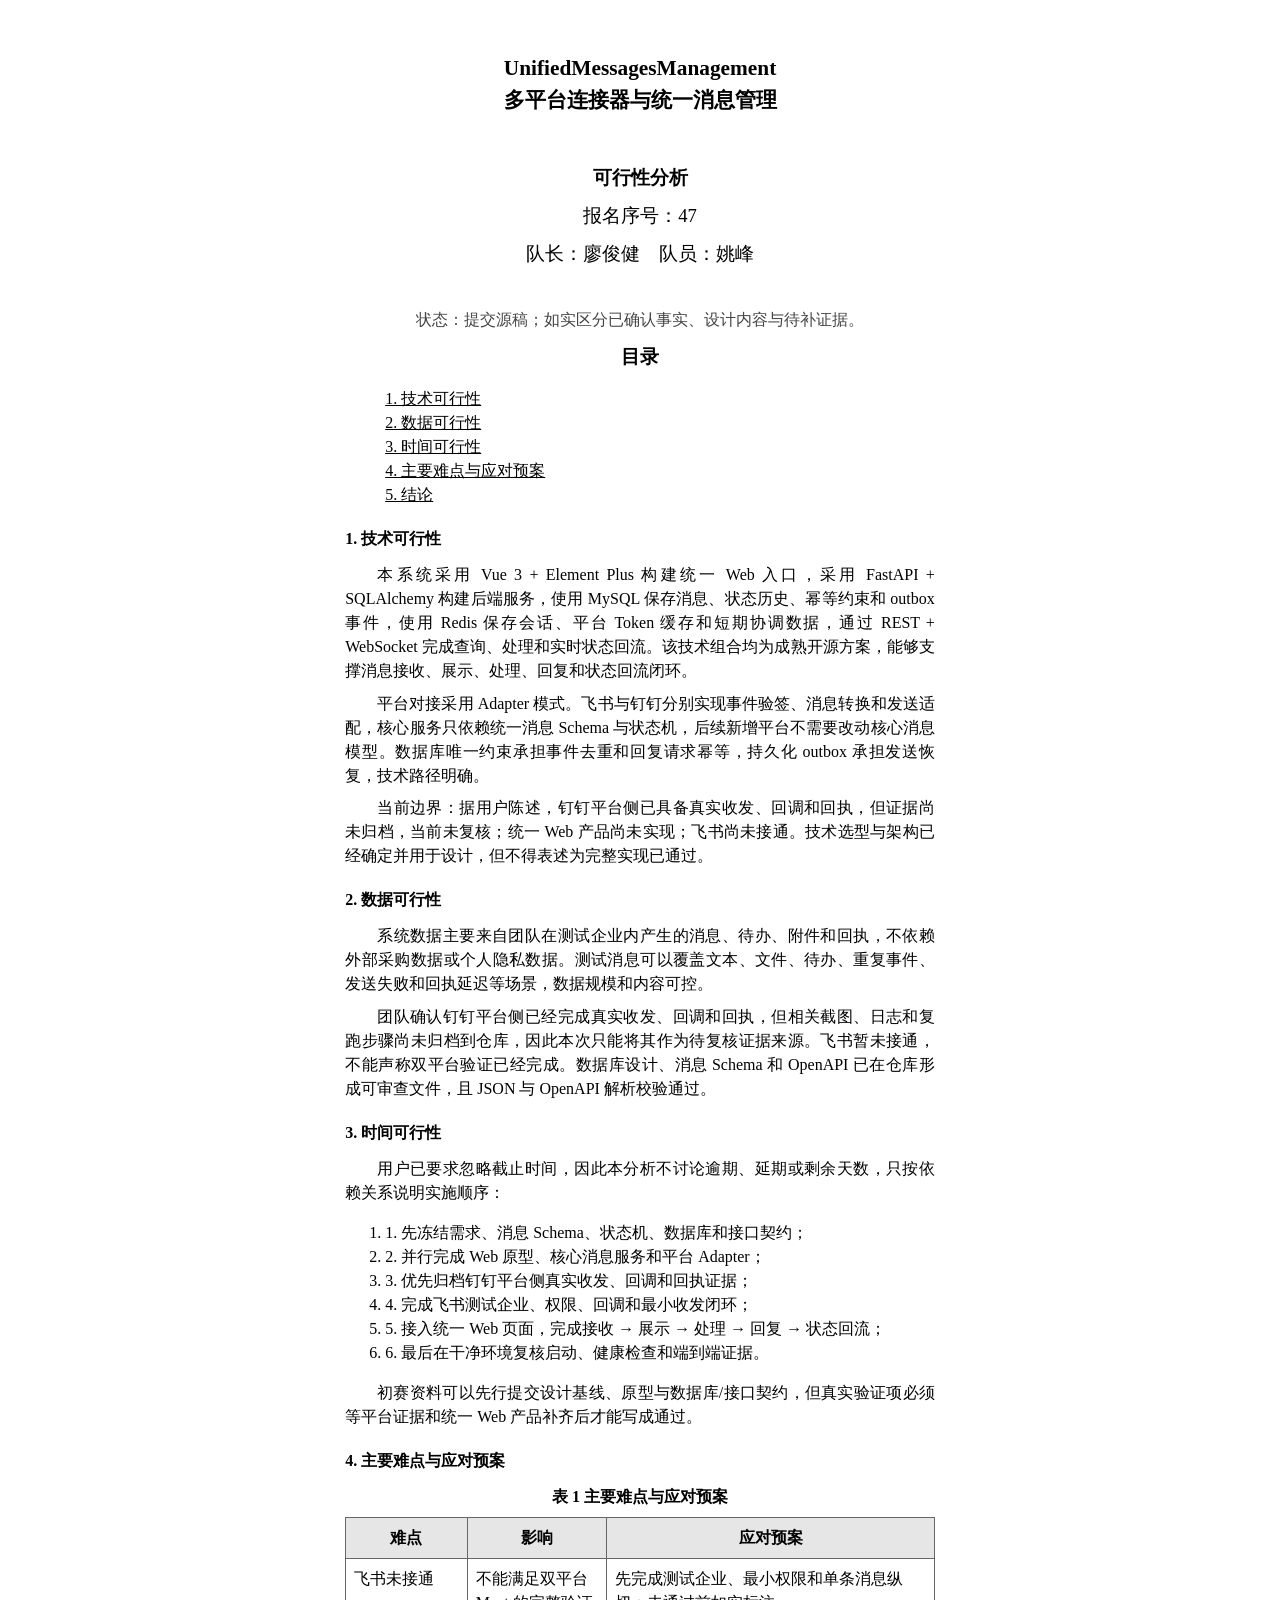
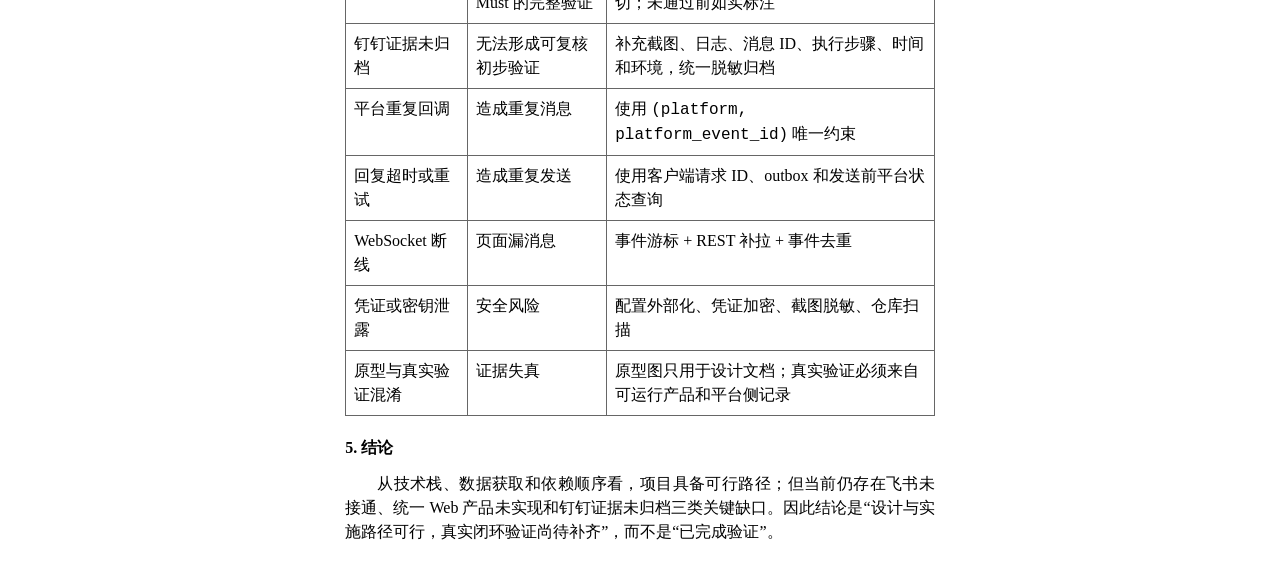
<file: output/submission-06-feasibility/stage2/formatted-可行性分析.html>
<!DOCTYPE html>
<html lang="zh-CN"><head><meta charset="utf-8"><meta name="docx-page-size" content="A4"><title>可行性分析</title><style>
:root {
  --ff-body: SimSun, 宋体, serif;
  --ff-heading: SimSun, 宋体, serif;
  --ff-mono: Consolas, monospace;
  --fs-body: 12pt;
  --fs-h1: 12pt;
  --fs-h2: 12pt;
  --fs-h3: 12pt;
  --fs-cover-project: 16pt;
  --fs-cover-title: 14pt;
  --fs-caption: 12pt;
  --lh-body: 1.5;
  --fw-bold: 700;
  --fw-normal: 400;
  --color-text: #000000;
  --color-muted: #444444;
  --color-border: #666666;
  --color-table-header: #E7E6E6;
  --color-background: #FFFFFF;
  --spacing-paragraph: 0.55em;
  --spacing-section: 1.25em;
  --spacing-block: 0.75em;
  --spacing-cover: 2.5em;
  --spacing-image: 0.5em;
  --margin-page: 2.54cm 2.4cm 2.54cm 2.8cm;
  --margin-auto: auto;
  --page-content-width: 15.6cm;
  --border-table: 1px solid var(--color-border);
  --align-center: center;
  --align-justify: justify;
  --align-left: left;
  --indent-body: 2em;
  --indent-none: 0;
  --width-full: 100%;
  --width-image: 100%;
  --weight-normal: normal;
  --style-none: none;
}
@page { margin: var(--margin-page); @bottom-center { content: counter(page); font-family: var(--ff-body); font-size: var(--fs-body); } }
@page cover { @bottom-center { content: none; } }
section[role="cover"] { page: cover; }
body { max-width: var(--page-content-width); margin-left: var(--margin-auto); margin-right: var(--margin-auto); background: var(--color-background); color: var(--color-text); font-family: var(--ff-body); font-size: var(--fs-body); line-height: var(--lh-body); }
p { font-family: var(--ff-body); font-size: var(--fs-body); font-weight: var(--fw-normal); line-height: var(--lh-body); text-align: var(--align-justify); text-indent: var(--indent-body); margin-top: var(--spacing-paragraph); margin-bottom: var(--spacing-paragraph); }
h1, h2, h3 { font-family: var(--ff-heading); color: var(--color-text); font-weight: var(--fw-bold); line-height: var(--lh-body); text-align: var(--align-left); margin-top: var(--spacing-section); margin-bottom: var(--spacing-block); }
h1 { font-size: var(--fs-h1); }
h2 { font-size: var(--fs-h2); }
h3 { font-size: var(--fs-h3); }
.cover-project { font-family: var(--ff-body); font-size: var(--fs-cover-project); font-weight: var(--fw-bold); text-align: var(--align-center); text-indent: var(--indent-none); margin-top: var(--spacing-cover); }
.cover-title { font-family: var(--ff-body); font-size: var(--fs-cover-title); font-weight: var(--fw-bold); text-align: var(--align-center); text-indent: var(--indent-none); margin-top: var(--spacing-cover); }
.cover-meta, .cover-status { font-family: var(--ff-body); font-size: var(--fs-cover-title); font-weight: var(--fw-normal); text-align: var(--align-center); text-indent: var(--indent-none); line-height: var(--lh-body); }
.cover-status { font-size: var(--fs-body); color: var(--color-muted); margin-top: var(--spacing-cover); }
.toc-title { font-family: var(--ff-body); font-size: var(--fs-cover-title); font-weight: var(--fw-bold); text-align: var(--align-center); text-indent: var(--indent-none); }
.toc-list, .toc-list ol, .toc-list ul { list-style: var(--style-none); }
.toc-list li, .toc-list li a { font-family: var(--ff-body); font-size: var(--fs-body); color: var(--color-text); line-height: var(--lh-body); text-indent: var(--indent-none); }
table { width: var(--width-full); border-collapse: collapse; margin-top: var(--spacing-block); margin-bottom: var(--spacing-block); }
caption { font-family: var(--ff-body); font-size: var(--fs-caption); font-weight: var(--fw-bold); text-align: var(--align-center); margin-bottom: var(--spacing-image); }
th, td { border: var(--border-table); font-family: var(--ff-body); font-size: var(--fs-body); line-height: var(--lh-body); color: var(--color-text); text-align: var(--align-left); padding: var(--spacing-image); vertical-align: top; }
th { font-weight: var(--fw-bold); text-align: var(--align-center); background: var(--color-table-header); }
figure { margin-top: var(--spacing-block); margin-bottom: var(--spacing-block); }
figure p, figcaption p { text-align: var(--align-center); text-indent: var(--indent-none); font-family: var(--ff-body); font-size: var(--fs-caption); }
img { max-width: var(--width-image); }
ul, ol { font-family: var(--ff-body); font-size: var(--fs-body); line-height: var(--lh-body); }
li { font-family: var(--ff-body); font-size: var(--fs-body); line-height: var(--lh-body); color: var(--color-text); }
code { font-family: var(--ff-mono); font-size: var(--fs-body); }
pre { font-family: var(--ff-mono); font-size: var(--fs-body); line-height: var(--lh-body); white-space: pre-wrap; text-align: var(--align-left); }
pre code { font-family: var(--ff-mono); font-size: var(--fs-body); }
</style></head>
<body>
<section role="cover">
<p class="cover-project">UnifiedMessagesManagement<br>多平台连接器与统一消息管理</p>
<p class="cover-title">可行性分析</p>
<p class="cover-meta">报名序号：47</p>
<p class="cover-meta">队长：廖俊健　队员：姚峰</p>
<p class="cover-status">状态：提交源稿；如实区分已确认事实、设计内容与待补证据。</p>
</section>
<section role="cover"><nav class="doc-toc" aria-label="文档目录"><p class="toc-title">目录</p><ol class="toc-list"><li><a href="#section-1">1. 技术可行性</a></li><li><a href="#section-2">2. 数据可行性</a></li><li><a href="#section-3">3. 时间可行性</a></li><li><a href="#section-4">4. 主要难点与应对预案</a></li><li><a href="#section-5">5. 结论</a></li></ol></nav></section>
<section role="body" data-page-restart="1"><h1 id="section-1">1. 技术可行性</h1><p>本系统采用 Vue 3 + Element Plus 构建统一 Web 入口，采用 FastAPI + SQLAlchemy 构建后端服务，使用 MySQL 保存消息、状态历史、幂等约束和 outbox 事件，使用 Redis 保存会话、平台 Token 缓存和短期协调数据，通过 REST + WebSocket 完成查询、处理和实时状态回流。该技术组合均为成熟开源方案，能够支撑消息接收、展示、处理、回复和状态回流闭环。</p><p>平台对接采用 Adapter 模式。飞书与钉钉分别实现事件验签、消息转换和发送适配，核心服务只依赖统一消息 Schema 与状态机，后续新增平台不需要改动核心消息模型。数据库唯一约束承担事件去重和回复请求幂等，持久化 outbox 承担发送恢复，技术路径明确。</p><p>当前边界：据用户陈述，钉钉平台侧已具备真实收发、回调和回执，但证据尚未归档，当前未复核；统一 Web 产品尚未实现；飞书尚未接通。技术选型与架构已经确定并用于设计，但不得表述为完整实现已通过。</p><h1 id="section-2">2. 数据可行性</h1><p>系统数据主要来自团队在测试企业内产生的消息、待办、附件和回执，不依赖外部采购数据或个人隐私数据。测试消息可以覆盖文本、文件、待办、重复事件、发送失败和回执延迟等场景，数据规模和内容可控。</p><p>团队确认钉钉平台侧已经完成真实收发、回调和回执，但相关截图、日志和复跑步骤尚未归档到仓库，因此本次只能将其作为待复核证据来源。飞书暂未接通，不能声称双平台验证已经完成。数据库设计、消息 Schema 和 OpenAPI 已在仓库形成可审查文件，且 JSON 与 OpenAPI 解析校验通过。</p><h1 id="section-3">3. 时间可行性</h1><p>用户已要求忽略截止时间，因此本分析不讨论逾期、延期或剩余天数，只按依赖关系说明实施顺序：</p><ol><li>1. 先冻结需求、消息 Schema、状态机、数据库和接口契约；</li><li>2. 并行完成 Web 原型、核心消息服务和平台 Adapter；</li><li>3. 优先归档钉钉平台侧真实收发、回调和回执证据；</li><li>4. 完成飞书测试企业、权限、回调和最小收发闭环；</li><li>5. 接入统一 Web 页面，完成接收 → 展示 → 处理 → 回复 → 状态回流；</li><li>6. 最后在干净环境复核启动、健康检查和端到端证据。</li></ol><p>初赛资料可以先行提交设计基线、原型与数据库/接口契约，但真实验证项必须等平台证据和统一 Web 产品补齐后才能写成通过。</p><h1 id="section-4">4. 主要难点与应对预案</h1><table><caption>表 1 主要难点与应对预案</caption><thead><tr><th>难点</th><th>影响</th><th>应对预案</th></tr></thead><tbody><tr><td>飞书未接通</td><td>不能满足双平台 Must 的完整验证</td><td>先完成测试企业、最小权限和单条消息纵切；未通过前如实标注</td></tr><tr><td>钉钉证据未归档</td><td>无法形成可复核初步验证</td><td>补充截图、日志、消息 ID、执行步骤、时间和环境，统一脱敏归档</td></tr><tr><td>平台重复回调</td><td>造成重复消息</td><td>使用 <code>(platform, platform_event_id)</code> 唯一约束</td></tr><tr><td>回复超时或重试</td><td>造成重复发送</td><td>使用客户端请求 ID、outbox 和发送前平台状态查询</td></tr><tr><td>WebSocket 断线</td><td>页面漏消息</td><td>事件游标 + REST 补拉 + 事件去重</td></tr><tr><td>凭证或密钥泄露</td><td>安全风险</td><td>配置外部化、凭证加密、截图脱敏、仓库扫描</td></tr><tr><td>原型与真实验证混淆</td><td>证据失真</td><td>原型图只用于设计文档；真实验证必须来自可运行产品和平台侧记录</td></tr></tbody></table><h1 id="section-5">5. 结论</h1><p>从技术栈、数据获取和依赖顺序看，项目具备可行路径；但当前仍存在飞书未接通、统一 Web 产品未实现和钉钉证据未归档三类关键缺口。因此结论是“设计与实施路径可行，真实闭环验证尚待补齐”，而不是“已完成验证”。</p><p>　</p></section>
</body></html>
</file>
<file: web/prototype/styles.css>
:root {
  --color-bg: #eef2f4;
  --color-surface: #fbfcfd;
  --color-surface-strong: #ffffff;
  --color-text: #10242e;
  --color-muted: #60727c;
  --color-border: #d6e0e4;
  --color-accent: #0f766e;
  --color-accent-dark: #0a5f59;
  --color-danger: #b42318;
  --color-warning: #a15c07;
  --color-success: #26734d;
  --font-display: "JetBrains Mono", "Cascadia Mono", monospace;
  --font-body: "Noto Sans SC", "Source Han Sans SC", "Microsoft YaHei", sans-serif;
  --radius-sm: 6px;
  --radius-md: 12px;
  --radius-lg: 20px;
  --shadow-1: 0 2px 8px rgba(16,36,46,.08);
  --shadow-2: 0 12px 36px rgba(16,36,46,.12);
  --ease-out: cubic-bezier(.16,1,.3,1);
}
* { box-sizing: border-box; }
html { min-width: 320px; background: var(--color-bg); }
body { margin: 0; color: var(--color-text); font-family: var(--font-body); line-height: 1.65; }
body::before { content: ""; position: fixed; inset: 0; pointer-events: none; background: radial-gradient(720px 360px at 85% -10%, rgba(15,118,110,.14), transparent 65%), linear-gradient(rgba(16,36,46,.035) 1px, transparent 1px), linear-gradient(90deg, rgba(16,36,46,.035) 1px, transparent 1px); background-size: auto, 40px 40px, 40px 40px; }
button, input, textarea { font: inherit; }
button { min-height: 44px; border: 0; border-radius: var(--radius-sm); cursor: pointer; }
button:focus-visible, input:focus-visible, textarea:focus-visible, a:focus-visible { outline: 2px solid var(--color-accent); outline-offset: 2px; }
.prototype-shell { position: relative; display: grid; grid-template-columns: 280px minmax(0, 1fr); min-height: 100vh; }
.sidebar { display: flex; flex-direction: column; gap: 32px; padding: 28px 20px; background: #10242e; color: #f6f9fa; }
.brand { display: flex; gap: 14px; align-items: center; }
.brand-mark { display: grid; place-items: center; width: 52px; height: 52px; border: 1px solid rgba(255,255,255,.28); border-radius: 14px; color: #7dd3c7; font: 700 18px var(--font-display); letter-spacing: -.04em; }
.brand strong, .brand small { display: block; }
.brand small { color: #9db0b8; font-size: 12px; }
.nav-list { display: grid; gap: 8px; }
.nav-list a { display: flex; gap: 12px; align-items: center; min-height: 48px; padding: 0 14px; border-radius: var(--radius-sm); color: #c7d4d9; text-decoration: none; }
.nav-list a span { color: #6f8b96; font: 12px var(--font-display); }
.nav-list a.active, .nav-list a:hover { background: rgba(255,255,255,.08); color: white; }
.connection-card { margin-top: auto; display: flex; gap: 12px; align-items: center; padding: 16px; border: 1px solid rgba(255,255,255,.12); border-radius: var(--radius-md); background: rgba(255,255,255,.06); }
.connection-card small { display: block; color: #9db0b8; }
.pulse { width: 10px; height: 10px; border-radius: 999px; background: #2dd4bf; box-shadow: 0 0 0 6px rgba(45,212,191,.12); }
.workspace { position: relative; padding: 32px; overflow: hidden; }
.screen { display: none; }
.screen.active { display: block; }
.topbar { display: flex; justify-content: space-between; align-items: center; gap: 24px; margin-bottom: 28px; }
.eyebrow { margin: 0 0 6px; color: var(--color-accent); font: 700 12px var(--font-display); letter-spacing: .12em; }
h1 { margin: 0; font: 700 clamp(34px, 4vw, 56px)/1.05 var(--font-display); letter-spacing: -.045em; }
h2 { margin: 0; font-size: 18px; line-height: 1.3; }
.toolbar { display: flex; gap: 12px; align-items: center; }
.search { display: flex; align-items: center; gap: 10px; min-width: 300px; padding: 0 12px; border: 1px solid var(--color-border); border-radius: var(--radius-sm); background: var(--color-surface); color: var(--color-muted); }
.search input { width: 100%; height: 42px; border: 0; outline: 0; background: transparent; color: var(--color-text); }
.primary { padding: 0 18px; background: var(--color-accent); color: white; font-weight: 700; box-shadow: var(--shadow-1); }
.primary:hover { background: var(--color-accent-dark); transform: translateY(-1px); }
.secondary { padding: 0 18px; border: 1px solid var(--color-border); background: white; color: var(--color-text); }
.full { width: 100%; }
.metric-strip { display: grid; grid-template-columns: repeat(4, 1fr); gap: 14px; margin-bottom: 18px; }
.metric-strip article { padding: 18px; border: 1px solid var(--color-border); border-radius: var(--radius-md); background: var(--color-surface); box-shadow: var(--shadow-1); }
.metric-strip span, .metric-strip small { color: var(--color-muted); font-size: 13px; }
.metric-strip strong { display: block; font: 700 34px/1.1 var(--font-display); letter-spacing: -.04em; }
.inbox-layout { display: grid; grid-template-columns: 340px minmax(0,1fr); gap: 18px; }
.panel { border: 1px solid var(--color-border); border-radius: var(--radius-lg); background: rgba(255,255,255,.9); box-shadow: var(--shadow-2); }
.panel-title { display: flex; justify-content: space-between; align-items: center; padding: 18px 20px; border-bottom: 1px solid var(--color-border); }
.panel-title button { border: 1px solid var(--color-border); background: white; }
.conversation { display: grid; grid-template-columns: 44px 1fr auto; gap: 12px; align-items: center; padding: 16px 18px; border-bottom: 1px solid var(--color-border); }
.conversation p { margin: 2px 0 0; color: var(--color-muted); font-size: 13px; white-space: nowrap; overflow: hidden; text-overflow: ellipsis; }
.conversation.selected { background: #eef8f6; box-shadow: inset 3px 0 var(--color-accent); }
.conversation.unread strong::after { content: ""; display: inline-block; width: 8px; height: 8px; margin-left: 8px; border-radius: 50%; background: var(--color-accent); }
.platform { display: grid; place-items: center; width: 42px; height: 42px; border-radius: 12px; color: white; font-weight: 800; }
.platform.dingtalk { background: #1d4ed8; }
.platform.feishu { background: #7c3aed; }
table { width: 100%; border-collapse: collapse; font-size: 14px; }
th, td { padding: 16px 18px; border-bottom: 1px solid var(--color-border); text-align: left; }
th { color: var(--color-muted); font-size: 12px; font-weight: 700; }
.tag { display: inline-flex; align-items: center; min-height: 28px; padding: 0 10px; border-radius: 999px; background: #e7eef2; color: #294754; font-size: 12px; font-weight: 700; }
.tag.dingtalk { background: #e0eaff; color: #1d4ed8; }
.tag.feishu { background: #ede9fe; color: #6d28d9; }
.status { display: inline-flex; align-items: center; min-height: 28px; padding: 0 10px; border-radius: 999px; font-size: 12px; font-weight: 700; }
.status.stored { background: #e0f2fe; color: #075985; }
.status.displayed { background: #f3e8ff; color: #6b21a8; }
.status.processed, .status.confirmed { background: #dcfce7; color: var(--color-success); }
.status.replying { background: #fef3c7; color: var(--color-warning); }
.status.send_failed { background: #fee2e2; color: var(--color-danger); }
.detail-layout { display: grid; grid-template-columns: minmax(0, 1fr) 360px; gap: 18px; }
.chat-panel { padding: 24px; }
.message { max-width: 72%; margin-bottom: 16px; padding: 16px; border: 1px solid var(--color-border); border-radius: 18px; background: white; }
.message small { color: var(--color-muted); }
.message p { margin: 8px 0 12px; }
.message.outgoing { margin-left: auto; background: #eef8f6; border-color: #b9dfd9; }
.action-panel { padding: 22px; display: grid; gap: 14px; align-content: start; }
.action-panel label { display: grid; gap: 8px; color: var(--color-muted); font-size: 13px; }
textarea { min-height: 150px; resize: vertical; padding: 12px; border: 1px solid var(--color-border); border-radius: var(--radius-sm); }
.hint { padding: 12px; border-left: 3px solid var(--color-accent); background: #eef8f6; color: var(--color-muted); font-size: 13px; }
.todo-grid { display: grid; grid-template-columns: repeat(3, 1fr); gap: 18px; }
.todo-card { position: relative; min-height: 230px; padding: 24px; border: 1px solid var(--color-border); border-radius: var(--radius-lg); background: var(--color-surface); box-shadow: var(--shadow-2); }
.todo-card::before { content: ""; position: absolute; top: 0; left: 24px; right: 24px; height: 4px; background: var(--color-border); border-radius: 0 0 4px 4px; }
.todo-card.urgent::before { background: var(--color-accent); }
.todo-card h2 { margin-top: 22px; }
.todo-card p { color: var(--color-muted); }
.todo-card footer { position: absolute; left: 24px; right: 24px; bottom: 20px; display: flex; justify-content: space-between; align-items: center; }
.todo-card footer span { font-weight: 700; }
.todo-card footer button { padding: 0 14px; border: 1px solid var(--color-border); background: white; }
.todo-card.done { opacity: .72; }
.timeline-panel { max-width: 900px; padding: 30px; }
.timeline { margin: 0; padding: 0; list-style: none; }
.timeline li { position: relative; padding: 0 0 28px 38px; border-left: 2px solid var(--color-border); }
.timeline li::before { content: ""; position: absolute; left: -8px; top: 4px; width: 14px; height: 14px; border-radius: 50%; background: white; border: 3px solid var(--color-border); }
.timeline li.done::before, .timeline li.active::before { border-color: var(--color-accent); background: var(--color-accent); }
.timeline li.active { border-color: var(--color-accent); }
.timeline time { display: block; color: var(--color-muted); font: 12px var(--font-display); }
.timeline strong { font-family: var(--font-display); }
.timeline p { margin: 6px 0 0; color: var(--color-muted); }
.failure-layout { display: grid; grid-template-columns: minmax(0,1.5fr) minmax(320px,1fr); gap: 18px; }
.error-panel, .recovery-steps { padding: 28px; }
.error-code { color: var(--color-danger); font: 700 13px var(--font-display); letter-spacing: .12em; }
.error-panel p { max-width: 760px; color: var(--color-muted); }
dl { display: grid; grid-template-columns: repeat(3,1fr); gap: 12px; }
dt { color: var(--color-muted); font-size: 12px; }
dd { margin: 4px 0 0; font: 700 16px var(--font-display); }
.recovery-steps ol { margin: 18px 0 0; padding-left: 22px; color: var(--color-muted); }
.offline-panel { max-width: 760px; margin: 80px auto; padding: 48px; text-align: center; }
.offline-icon { margin: 0 auto 20px; display: grid; place-items: center; width: 112px; height: 112px; border: 1px solid var(--color-border); border-radius: 28px; color: var(--color-accent); font: 700 24px var(--font-display); box-shadow: inset 0 0 0 10px #eef8f6; }
.offline-panel p { color: var(--color-muted); }
.login-layout { min-height: calc(100vh - 64px); display: grid; grid-template-columns: minmax(0,1.1fr) 440px; gap: 40px; align-items: center; }
.login-copy h1 { font-size: clamp(48px, 6vw, 84px); }
.login-copy p:last-child { max-width: 620px; color: var(--color-muted); font-size: 18px; }
.login-card { display: grid; gap: 18px; padding: 30px; border: 1px solid var(--color-border); border-radius: var(--radius-lg); background: white; box-shadow: var(--shadow-2); }
.login-card label { display: grid; gap: 8px; color: var(--color-muted); font-size: 13px; }
.login-card input { height: 48px; padding: 0 12px; border: 1px solid var(--color-border); border-radius: var(--radius-sm); }
.login-card p { margin: 0; color: var(--color-muted); font-size: 13px; text-align: center; }
.reveal { animation: rise .56s var(--ease-out) both; }
.reveal:nth-child(2) { animation-delay: .08s; }
.reveal:nth-child(3) { animation-delay: .16s; }
@keyframes rise { from { opacity: 0; transform: translateY(18px); } to { opacity: 1; transform: none; } }
@media (prefers-reduced-motion: reduce) { *, *::before, *::after { animation: none !important; transition: none !important; } }
@media (max-width: 980px) {
  .prototype-shell { grid-template-columns: 1fr; }
  .sidebar { position: static; min-height: auto; }
  .workspace { padding: 20px; }
  .topbar, .toolbar { align-items: stretch; flex-direction: column; }
  .metric-strip, .inbox-layout, .detail-layout, .todo-grid, .failure-layout, .login-layout { grid-template-columns: 1fr; }
  .message { max-width: 100%; }
}
</file>
